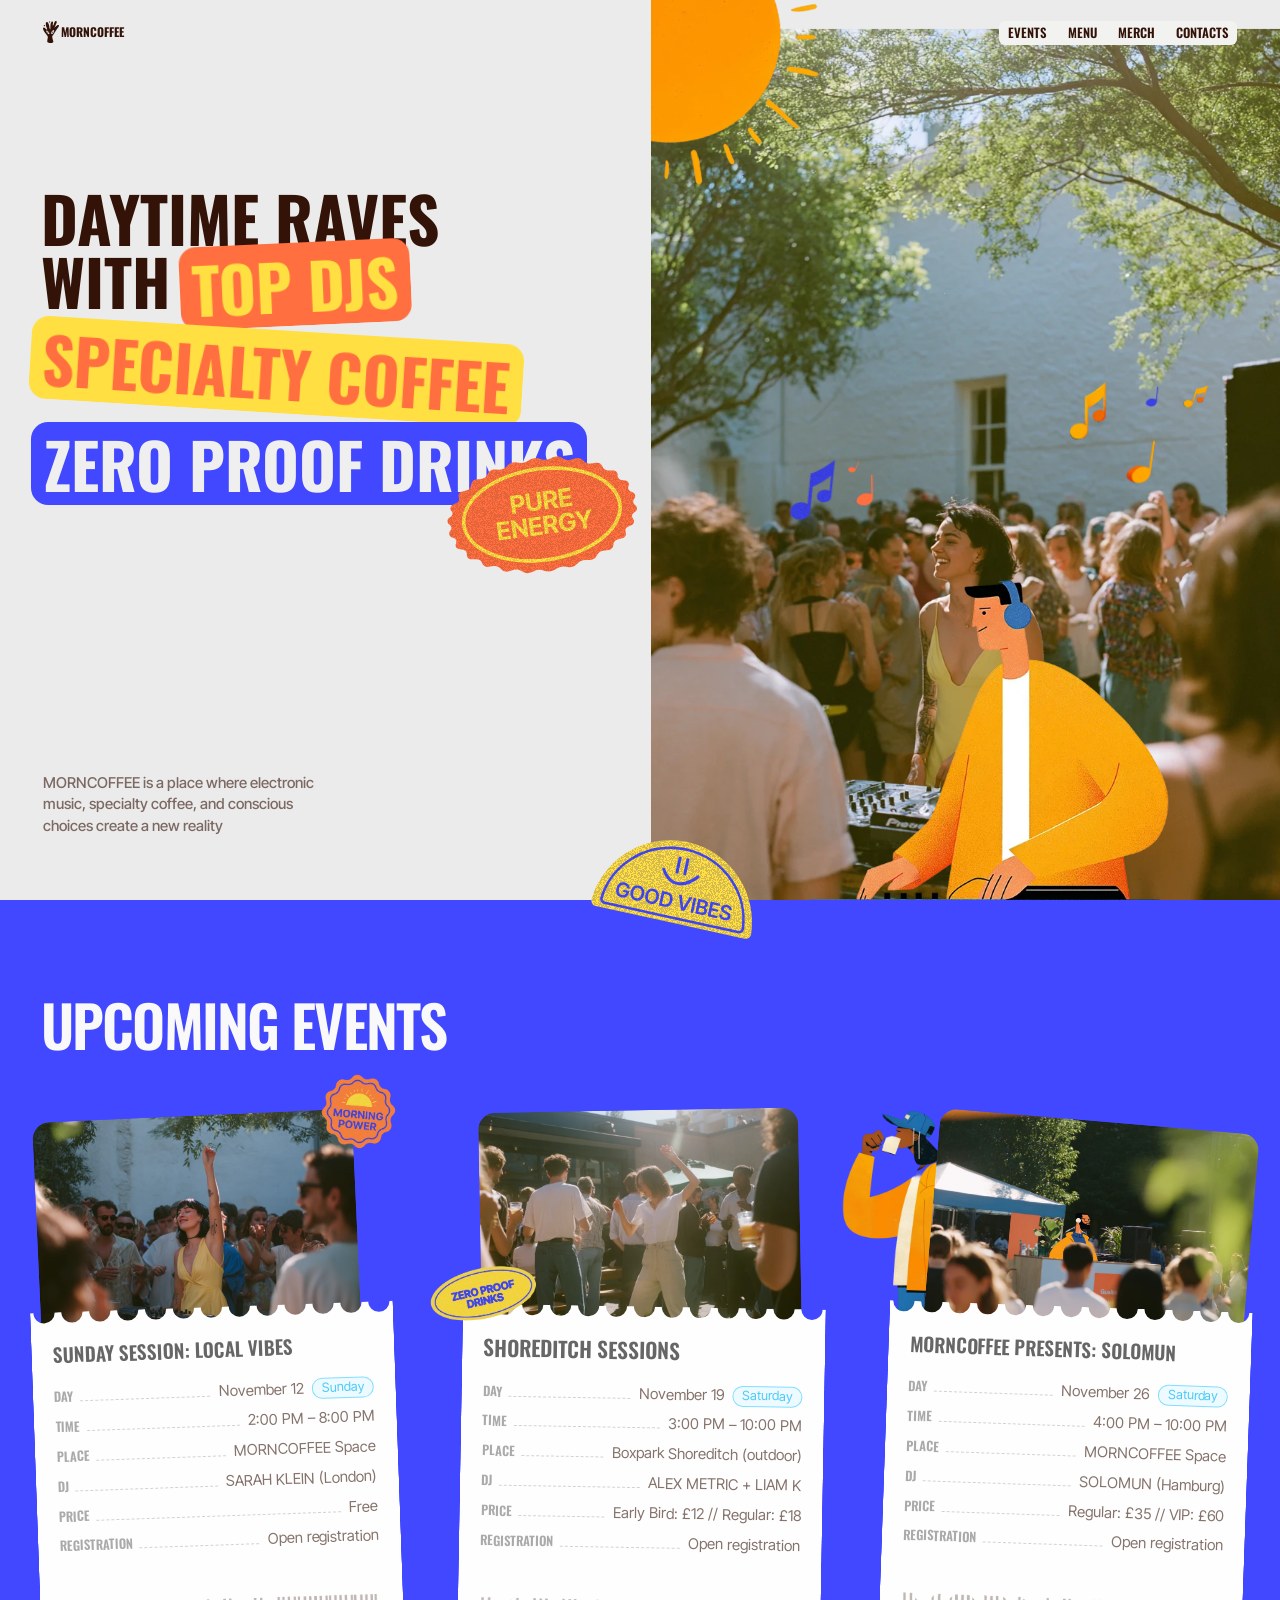
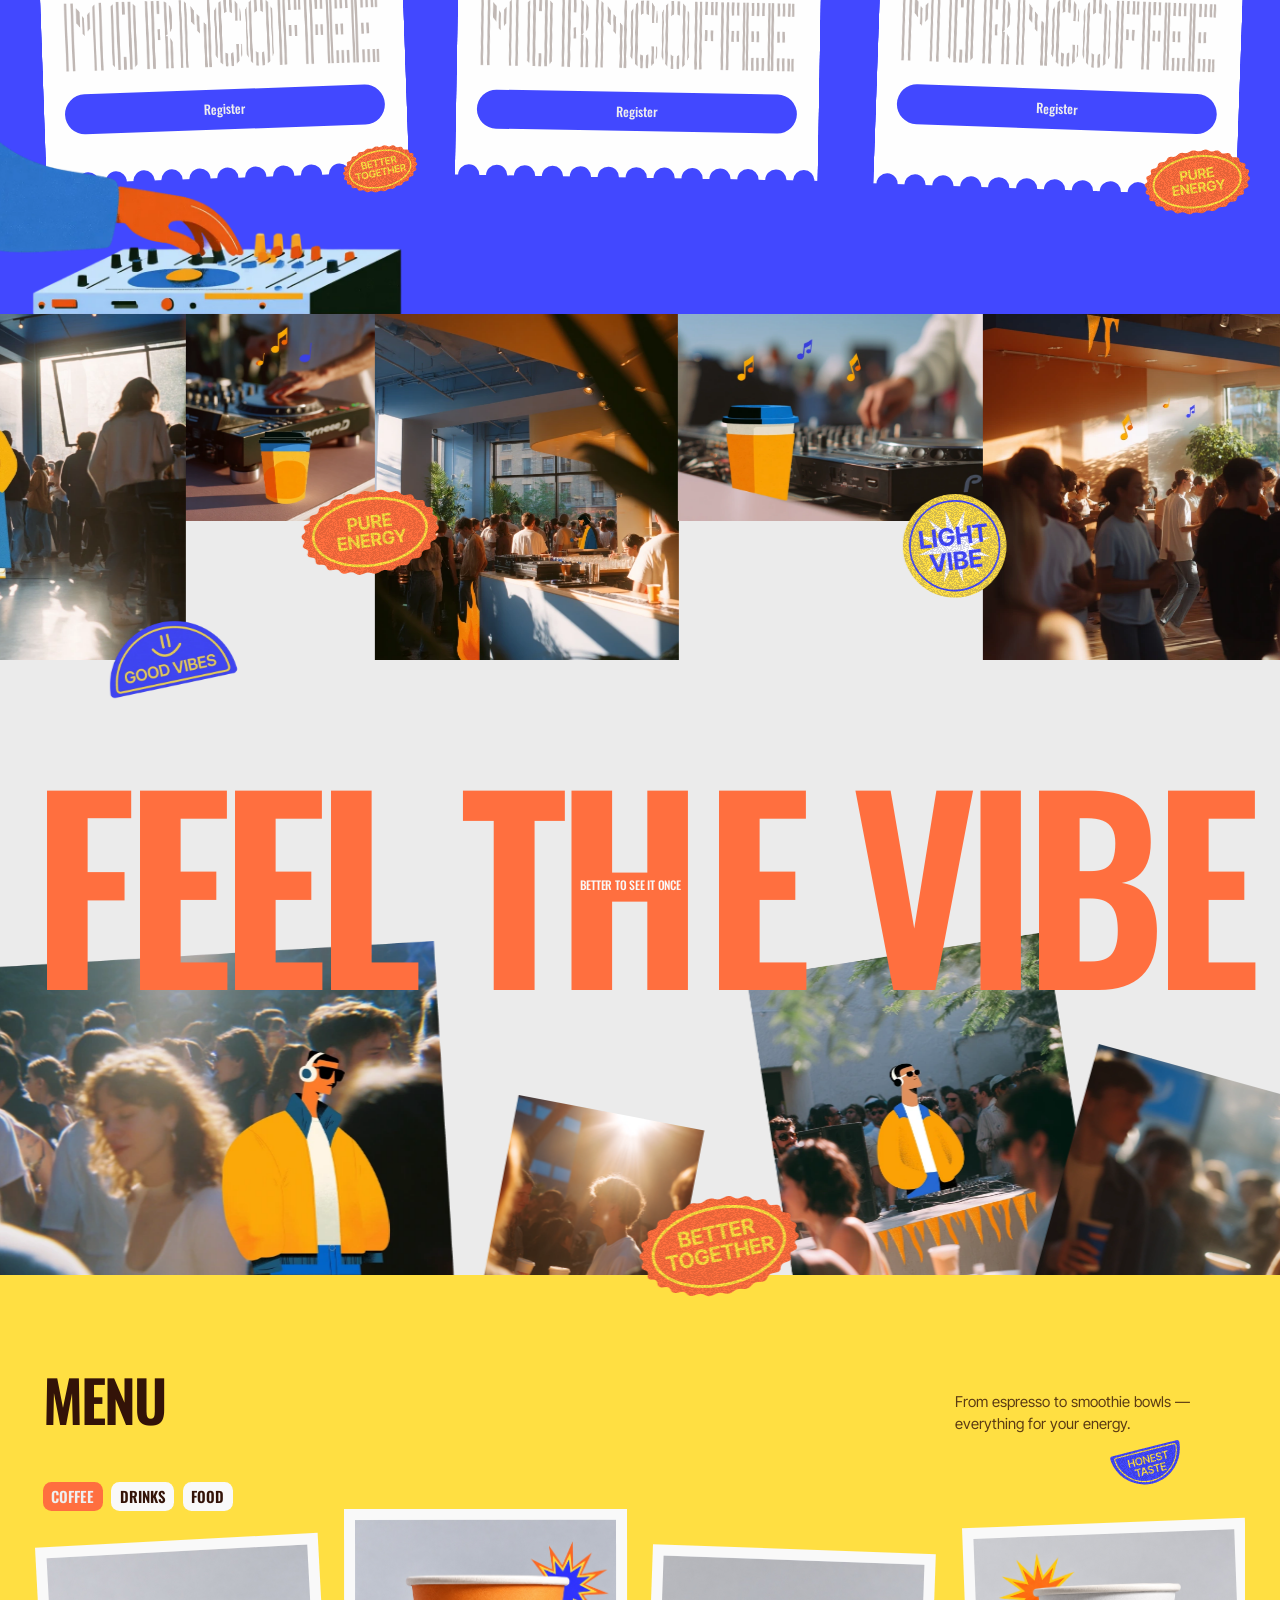
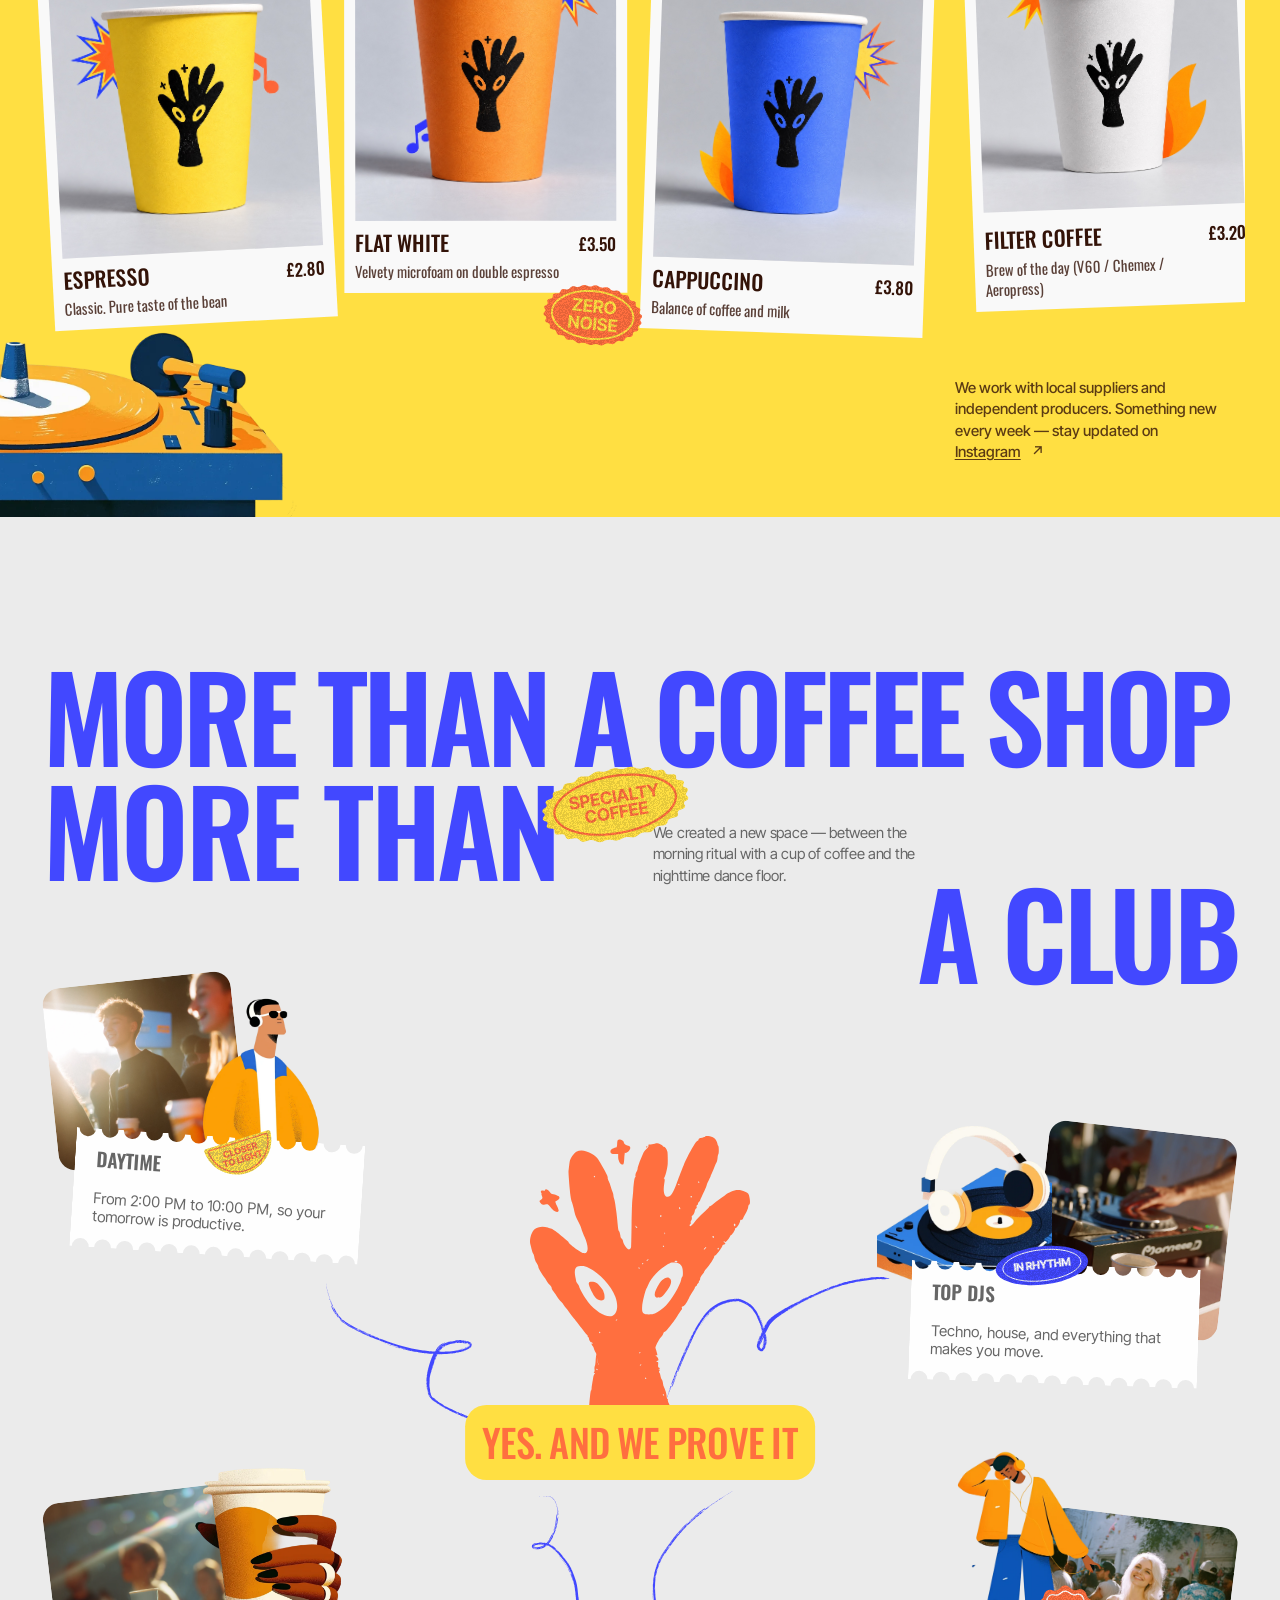
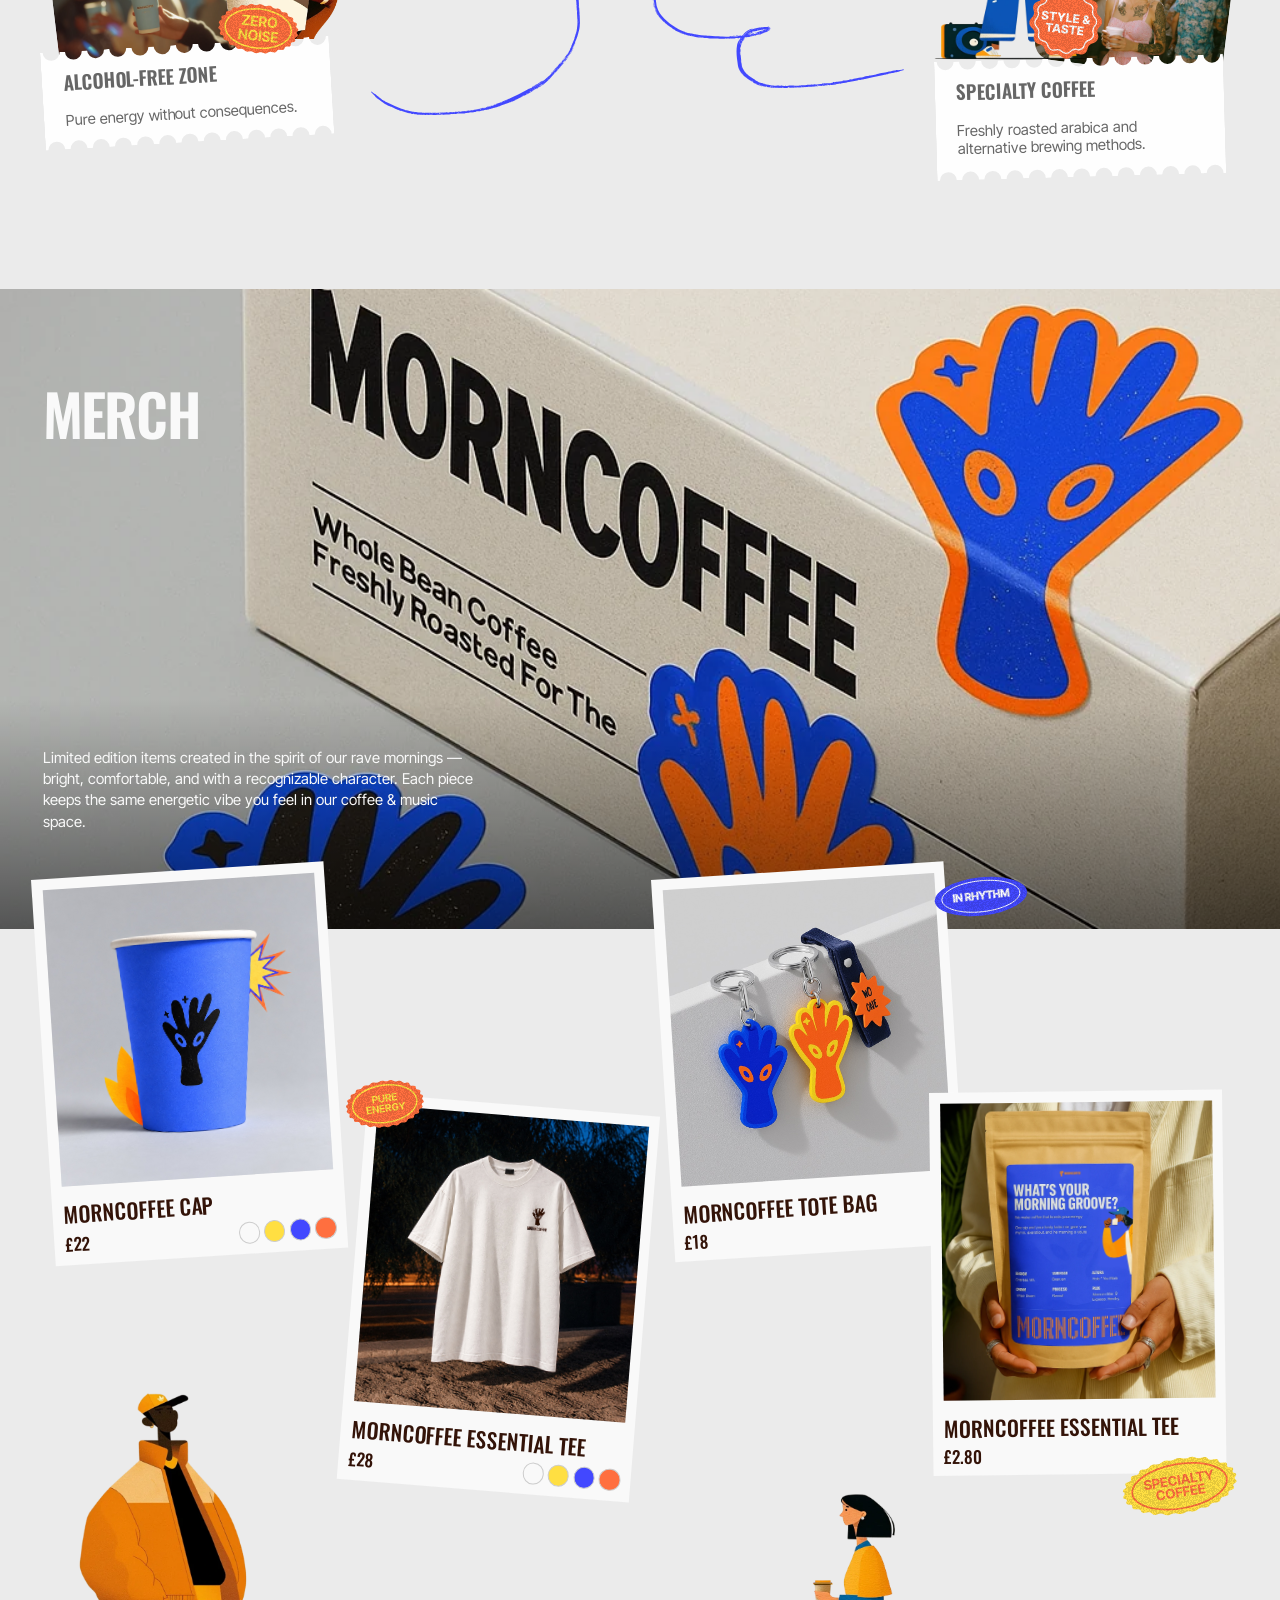
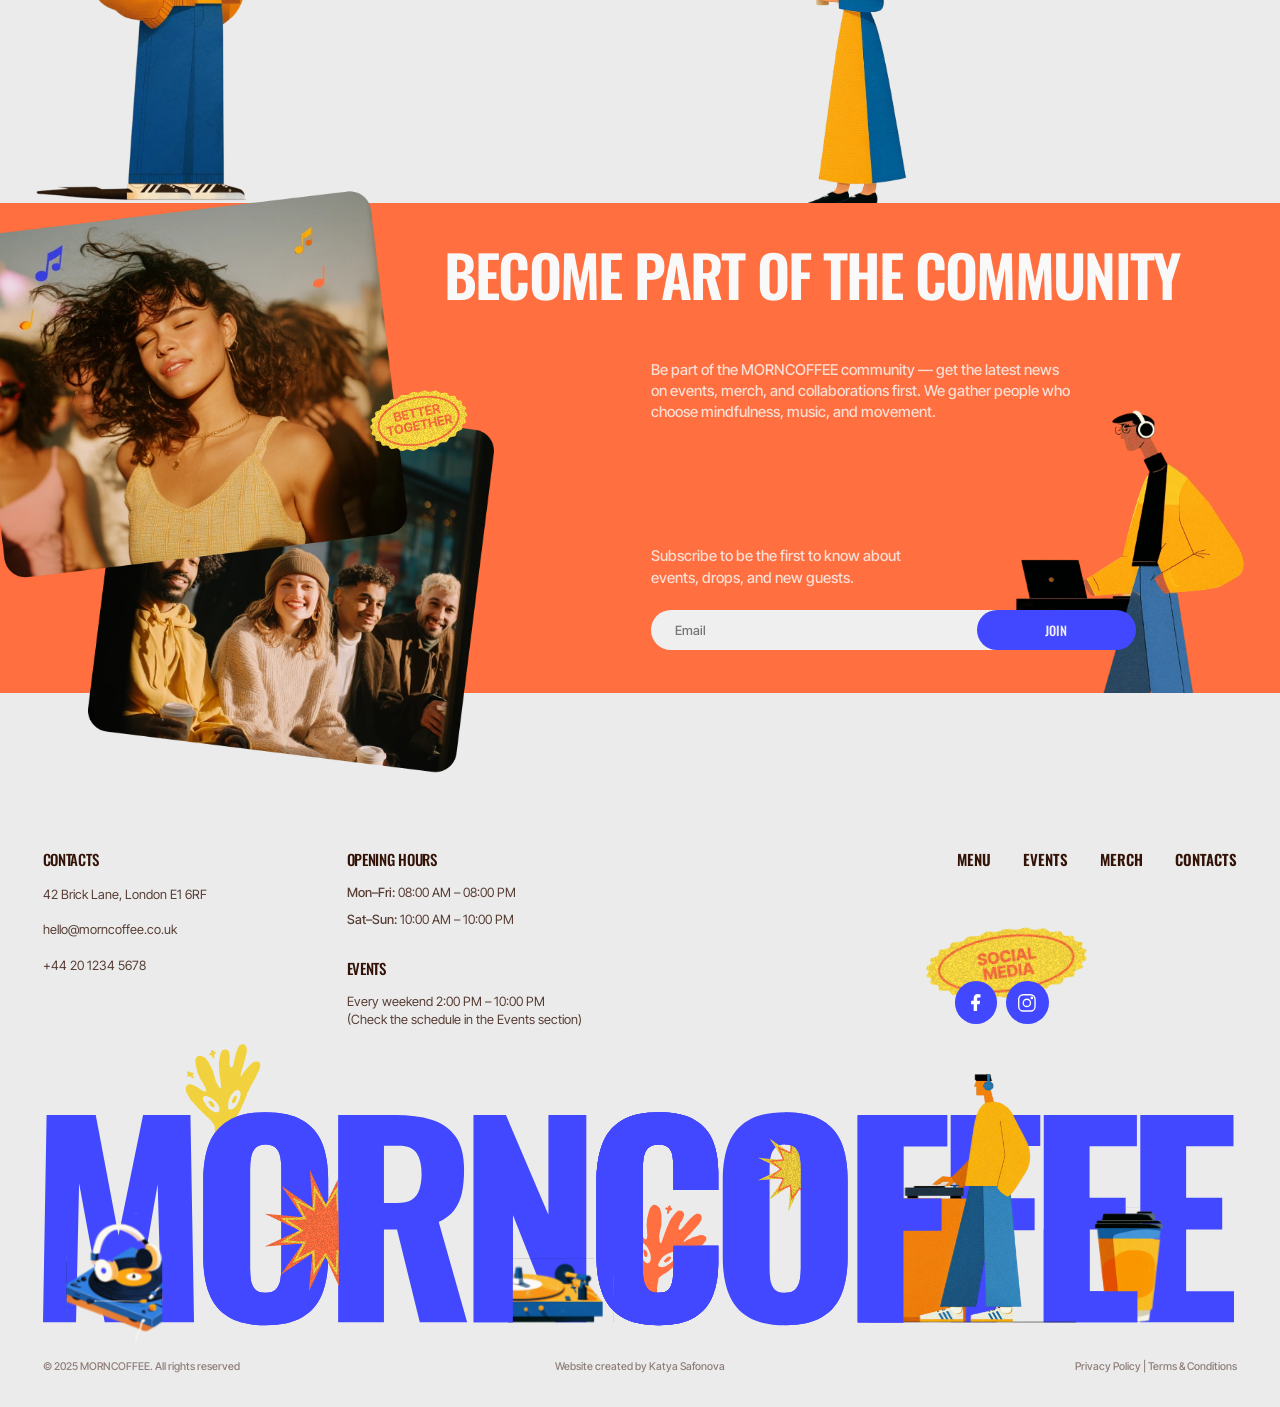
<file: index.html>
<!doctype html>
<html lang="en">
<head>
  <meta charset="utf-8">
  <meta name="viewport" content="width=device-width, initial-scale=1">
  <meta name="theme-color" content="#ebebeb">
  <meta name="description" content="MORNCOFFEE — daytime raves, top DJs, specialty coffee and zero proof drinks.">
  <title>MORNCOFFEE — Daytime raves & specialty coffee</title>
  <link rel="icon" type="image/svg+xml" href="assets/favicon.svg">
  <link rel="preload" href="assets/oswald-bold.woff2" as="font" type="font/woff2" crossorigin>
  <link rel="stylesheet" href="styles.css">
  <link rel="stylesheet" href="events.css">
  <link rel="stylesheet" href="page.css?v=2.3">
  <link rel="stylesheet" href="responsive.css">
  <link rel="stylesheet" href="popups.css">
  <link rel="stylesheet" href="refinements.css">
  <link rel="stylesheet" href="gallery.css?v=2.3">
  <link rel="stylesheet" href="community.css?v=2.3">
  <link rel="stylesheet" href="paper-update.css">
  <link rel="stylesheet" href="interactions.css?v=2.7">
  <link rel="stylesheet" href="catalog.css"><link rel="stylesheet" href="polish.css">
  <link rel="stylesheet" href="mobile-polish.css">
  <link rel="stylesheet" href="motion.css">
  <link rel="stylesheet" href="card-update.css">
</head>
<body id="top">
  <main>
    <section class="hero" aria-labelledby="hero-title">
      <header class="header">
        <a class="brand" href="./" aria-label="MORNCOFFEE home">
          <img src="assets/brand-hand.svg" width="16" height="22" alt="">
          <span>MORNCOFFEE</span>
        </a>
        <nav aria-label="Main navigation">
          <a href="#events">Events</a>
          <a href="#menu">Menu</a>
          <a href="#merch">Merch</a>
          <a href="#contacts">Contacts</a>
        </nav>
      </header>
      <div class="copy">
        <h1 id="hero-title">
          <span class="intro">Daytime raves with</span>
          <span class="label djs">top DJs</span>
          <span class="label specialty">specialty coffee</span>
          <span class="label zero">zero proof drinks</span>
        </h1>
        <img class="flower" src="assets/pure-energy.svg" alt="" width="224" height="156">
        <p class="description">MORNCOFFEE is a place where electronic music, specialty coffee, and conscious choices create a new reality</p>
      </div>
      <div class="collage" role="img" aria-label="An open-air daytime rave with an illustrated DJ, sunshine and colorful stickers">
        <div class="hero-parallax-layer">
        <img class="rave" src="assets/rave.webp" alt="" width="590" height="600" fetchpriority="high">
        <div class="hand"></div>
        <img class="hero-notes" src="assets/hero-notes.webp" width="394" height="140" alt="">
        <img class="coffee" src="assets/coffee.webp" alt="" width="379" height="344">
        </div>
      </div>
      <img class="sticker" src="assets/good-vibes.svg" alt="" width="170" height="110">
    </section>
    <section class="events" id="events" aria-labelledby="events-title">
      <h2 id="events-title">Upcoming events</h2>
      <img class="event-character" src="assets/event-character.webp" alt="" loading="lazy">
      <img class="event-mini-dj" src="assets/event-mini-dj.webp" alt="" loading="lazy">
      <div class="event-cards">
        <article class="event-card event-sunday" aria-labelledby="title-sunday">
          <img class="event-photo" src="assets/event-sunday.webp" alt="Sunday Session: Local Vibes" width="300" height="209" loading="lazy">
          <div class="ticket">
            <h3 id="title-sunday">Sunday Session: Local Vibes</h3>
            <dl class="event-details">
              <div><dt>Day</dt><dd>November 12 <span class="day-badge">Sunday</span></dd></div>
              <div><dt>Time</dt><dd>2:00 PM – 8:00 PM</dd></div>
              <div><dt>Place</dt><dd>MORNCOFFEE Space</dd></div>
              <div><dt>DJ</dt><dd>SARAH KLEIN (London)</dd></div>
              <div><dt>Price</dt><dd>Free</dd></div>
              <div><dt>Registration</dt><dd>Open registration</dd></div>
            </dl>
            <div class="barcode" aria-hidden="true"></div>
            <button class="register" type="button" data-event="sunday" aria-label="Register for Sunday Session: Local Vibes">Register</button>
          </div>
        </article>
        <article class="event-card event-shoreditch" aria-labelledby="title-shoreditch">
          <img class="event-photo" src="assets/event-shoreditch.webp" alt="Shoreditch Sessions" width="300" height="209" loading="lazy">
          <div class="ticket">
            <h3 id="title-shoreditch">Shoreditch Sessions</h3>
            <dl class="event-details">
              <div><dt>Day</dt><dd>November 19 <span class="day-badge">Saturday</span></dd></div>
              <div><dt>Time</dt><dd>3:00 PM – 10:00 PM</dd></div>
              <div><dt>Place</dt><dd>Boxpark Shoreditch (outdoor)</dd></div>
              <div><dt>DJ</dt><dd>ALEX METRIC + LIAM K</dd></div>
              <div><dt>Price</dt><dd>Early Bird: £12 // Regular: £18</dd></div>
              <div><dt>Registration</dt><dd>Open registration</dd></div>
            </dl>
            <div class="barcode" aria-hidden="true"></div>
            <button class="register" type="button" data-event="shoreditch" aria-label="Register for Shoreditch Sessions">Register</button>
          </div>
        </article>
        <article class="event-card event-solomun" aria-labelledby="title-solomun">
          <img class="event-photo" src="assets/event-solomun.webp" alt="MORNCOFFEE Presents: Solomun" width="300" height="209" loading="lazy">
          <div class="ticket">
            <h3 id="title-solomun">MORNCOFFEE Presents: Solomun</h3>
            <dl class="event-details">
              <div><dt>Day</dt><dd>November 26 <span class="day-badge">Saturday</span></dd></div>
              <div><dt>Time</dt><dd>4:00 PM – 10:00 PM</dd></div>
              <div><dt>Place</dt><dd>MORNCOFFEE Space</dd></div>
              <div><dt>DJ</dt><dd>SOLOMUN (Hamburg)</dd></div>
              <div><dt>Price</dt><dd>Regular: £35 // VIP: £60</dd></div>
              <div><dt>Registration</dt><dd>Open registration</dd></div>
            </dl>
            <div class="barcode" aria-hidden="true"></div>
            <button class="register" type="button" data-event="solomun" aria-label="Register for MORNCOFFEE Presents: Solomun">Register</button>
          </div>
        </article>
      </div>
      <span class="event-sticker morning original-decal" aria-hidden="true"><img src="assets/event-morning.webp" alt="" loading="lazy"></span>
      <span class="event-sticker proof original-decal" aria-hidden="true"><img src="assets/event-proof.webp" alt="" loading="lazy"></span>
      <span class="original-decal event-sticker together" aria-hidden="true"><img src="assets/better-together.svg" alt="" loading="lazy"></span>
      <span class="original-decal event-sticker energy" aria-hidden="true"><img src="assets/pure-energy.svg" alt="" loading="lazy"></span>
      <div class="event-turntable" aria-hidden="true"></div>
    </section>
<section class="vibe canvas-section" id="vibe" aria-labelledby="vibe-title"><div class="vibe-ribbon vibe-ribbon-top" aria-hidden="true"><div class="vibe-track"><div class="vibe-set"><img src="assets/vibe-top-left.webp" alt="" loading="lazy" style="--x:0.00000cqw;--y:0.00000cqw;--w:20.33333cqw;--h:27.00000cqw" ><img src="assets/vibe-top-coffee.webp" alt="" loading="lazy" style="--x:20.33333cqw;--y:0.00000cqw;--w:14.75000cqw;--h:16.16667cqw" ><img src="assets/vibe-top-room.webp" alt="" loading="lazy" style="--x:35.08333cqw;--y:0.00000cqw;--w:23.75000cqw;--h:27.00000cqw" ><img src="assets/vibe-top-deck.webp" alt="" loading="lazy" style="--x:58.75000cqw;--y:0.00000cqw;--w:23.83333cqw;--h:16.16667cqw" ><img src="assets/vibe-top-party.webp" alt="" loading="lazy" style="--x:82.58333cqw;--y:0.00000cqw;--w:25.41667cqw;--h:27.00000cqw" ><img src="assets/vibe-good.webp" alt="" loading="lazy" style="--x:13.33333cqw;--y:22.91667cqw;--w:11.08333cqw;--h:7.25000cqw" ><img src="assets/pure-energy.svg" alt="" loading="lazy" style="--x:28.00000cqw;--y:11.83333cqw;--w:13.50000cqw;--h:10.50000cqw" ><img src="assets/light-vibe.svg" alt="" loading="lazy" style="--x:76.33333cqw;--y:14.08333cqw;--w:8.08333cqw;--h:8.08333cqw" ></div><div class="vibe-set"><img src="assets/vibe-top-left.webp" alt="" loading="lazy" style="--x:0.00000cqw;--y:0.00000cqw;--w:20.33333cqw;--h:27.00000cqw" ><img src="assets/vibe-top-coffee.webp" alt="" loading="lazy" style="--x:20.33333cqw;--y:0.00000cqw;--w:14.75000cqw;--h:16.16667cqw" ><img src="assets/vibe-top-room.webp" alt="" loading="lazy" style="--x:35.08333cqw;--y:0.00000cqw;--w:23.75000cqw;--h:27.00000cqw" ><img src="assets/vibe-top-deck.webp" alt="" loading="lazy" style="--x:58.75000cqw;--y:0.00000cqw;--w:23.83333cqw;--h:16.16667cqw" ><img src="assets/vibe-top-party.webp" alt="" loading="lazy" style="--x:82.58333cqw;--y:0.00000cqw;--w:25.41667cqw;--h:27.00000cqw" ><img src="assets/vibe-good.webp" alt="" loading="lazy" style="--x:13.33333cqw;--y:22.91667cqw;--w:11.08333cqw;--h:7.25000cqw" ><img src="assets/pure-energy.svg" alt="" loading="lazy" style="--x:28.00000cqw;--y:11.83333cqw;--w:13.50000cqw;--h:10.50000cqw" ><img src="assets/light-vibe.svg" alt="" loading="lazy" style="--x:76.33333cqw;--y:14.08333cqw;--w:8.08333cqw;--h:8.08333cqw" ></div></div></div><h2 id="vibe-title" aria-label="Feel the vibe">Feel t<span class="vibe-h">h<span class="vibe-caption" aria-hidden="true">Better to see it once</span></span>e vibe</h2><div class="vibe-ribbon vibe-ribbon-bottom" aria-hidden="true"><div class="vibe-track"><div class="vibe-set"><img src="assets/vibe-bottom-crowd.webp" alt="" loading="lazy" style="--x:0.00000cqw;--y:0.66667cqw;--w:44.88889cqw;--h:29.77992cqw" ><img src="assets/vibe-bottom-middle.webp" alt="" loading="lazy" style="--x:49.85417cqw;--y:12.75000cqw;--w:14.75000cqw;--h:19.16667cqw" class="tilt-middle"><img src="assets/vibe-bottom-dj.webp" alt="" loading="lazy" style="--x:67.66667cqw;--y:0.00000cqw;--w:27.51725cqw;--h:30.30158cqw" ><img src="assets/vibe-edge.webp" alt="" loading="lazy" style="--x:95.14058cqw;--y:8.75000cqw;--w:23.75000cqw;--h:22.50000cqw" class="tilt-edge"><img src="assets/better-together.svg" alt="" loading="lazy" style="--x:57.50000cqw;--y:18.75000cqw;--w:16.00000cqw;--h:11.66667cqw" ></div><div class="vibe-set"><img src="assets/vibe-bottom-crowd.webp" alt="" loading="lazy" style="--x:0.00000cqw;--y:0.66667cqw;--w:44.88889cqw;--h:29.77992cqw" ><img src="assets/vibe-bottom-middle.webp" alt="" loading="lazy" style="--x:49.85417cqw;--y:12.75000cqw;--w:14.75000cqw;--h:19.16667cqw" class="tilt-middle"><img src="assets/vibe-bottom-dj.webp" alt="" loading="lazy" style="--x:67.66667cqw;--y:0.00000cqw;--w:27.51725cqw;--h:30.30158cqw" ><img src="assets/vibe-edge.webp" alt="" loading="lazy" style="--x:95.14058cqw;--y:8.75000cqw;--w:23.75000cqw;--h:22.50000cqw" class="tilt-edge"><img src="assets/better-together.svg" alt="" loading="lazy" style="--x:57.50000cqw;--y:18.75000cqw;--w:16.00000cqw;--h:11.66667cqw" ></div></div></div><button class="vibe-motion" type="button" aria-label="Pause photo animation" aria-pressed="false"><span aria-hidden="true">Ⅱ</span></button></section>
<section class="menu-section canvas-section" id="menu" aria-labelledby="menu-title">
<h2 class="section-title" id="menu-title">Menu</h2>
<p class="menu-intro">From espresso to smoothie bowls — everything for your energy.</p>
<div class="menu-tabs" role="tablist" aria-label="Menu categories">
<button id="tab-coffee" role="tab" aria-selected="true" aria-controls="menu-coffee" data-category="coffee">Coffee</button>
<button id="tab-drinks" role="tab" aria-selected="false" aria-controls="menu-drinks" tabindex="-1" data-category="drinks">Drinks</button>
<button id="tab-food" role="tab" aria-selected="false" aria-controls="menu-food" tabindex="-1" data-category="food">Food</button>
</div><div class="menu-grid" id="menu-coffee" role="tabpanel" aria-labelledby="tab-coffee"><article class="menu-card"><div class="menu-photo espresso" role="img" aria-label="Espresso" style="background-image:url(assets/paper-espresso.webp)"></div><h3>Espresso</h3><p>Classic. Pure taste of the bean.</p><span class="price">£2.80</span></article><article class="menu-card"><div class="menu-photo flat-white" role="img" aria-label="Flat White" style="background-image:url(assets/paper-flat-white.webp)"></div><h3>Flat White</h3><p>Velvety microfoam on double espresso.</p><span class="price">£3.50</span></article><article class="menu-card"><div class="menu-photo cappuccino" role="img" aria-label="Cappuccino" style="background-image:url(assets/paper-cappuccino.webp)"></div><h3>Cappuccino</h3><p>Balance of coffee and milk.</p><span class="price">£3.80</span></article><article class="menu-card"><div class="menu-photo filter" role="img" aria-label="Filter Coffee" style="background-image:url(assets/paper-filter.webp)"></div><h3>Filter Coffee</h3><p>Brew of the day (V60 / Chemex / Aeropress)</p><span class="price">£3.20</span></article></div><div class="menu-empty" id="menu-drinks" role="tabpanel" aria-labelledby="tab-drinks" hidden><h3>Zero proof drinks</h3><p>Drinks menu coming soon.</p></div><div class="menu-empty" id="menu-food" role="tabpanel" aria-labelledby="tab-food" hidden><h3>Food</h3><p>Food menu coming soon.</p></div>
<p class="menu-note">We work with local suppliers and independent producers. Something new every week — stay updated on <a class="instagram-link" href="#"><span class="instagram-name">Instagram</span> <span class="instagram-arrow" aria-hidden="true">↗</span></a></p><img class="art-layer menu-illustration ornament" src="assets/character-menu.webp" alt="" loading="lazy" style="--x:-1.50000cqw;--y:50.08333cqw;--w:26.33333cqw;--h:15.91667cqw;--r:0deg"><span class="original-decal decal art-layer " aria-hidden="true" style="--x:85.50000cqw;--y:12.83333cqw;--w:8.41667cqw;--h:4.16667cqw;--r:-14deg"><img src="assets/honest-taste.svg" alt="" loading="lazy"></span><span class="original-decal decal art-layer orange coffee-only-decal" aria-hidden="true" style="--x:41.08333cqw;--y:46.83333cqw;--w:10.50000cqw;--h:6.41667cqw;--r:6deg"><img src="assets/zero-noise.svg" alt="" loading="lazy"></span></section>
<section class="about canvas-section" id="about" aria-labelledby="about-title">
<h2 id="about-title"><span>More than a coffee shop</span><span>More than</span><span>a club</span></h2>
<p class="about-intro">We created a new space — between the morning ritual with a cup of coffee and the nighttime dance floor.</p>
<img class="mobile-about-line mobile-about-line-1" src="assets/mobile-line-1.svg" alt="" aria-hidden="true" loading="lazy"><img class="mobile-about-line mobile-about-line-2" src="assets/mobile-line-2.svg" alt="" aria-hidden="true" loading="lazy"><img class="mobile-about-line mobile-about-line-3" src="assets/mobile-line-3.svg" alt="" aria-hidden="true" loading="lazy"><img class="mobile-about-line mobile-about-line-4" src="assets/mobile-line-4.svg" alt="" aria-hidden="true" loading="lazy"><div class="mascot"><img src="assets/mascot.svg" width="206" height="284" alt=""></div><img class="art-layer mascot-limb" src="assets/about-arm-right.svg" alt="" loading="lazy" style="--x:51.775065104166664cqw;--y:59.3701171875cqw;--w:17.758463541666668cqw;--h:10.536295572916666cqw"><img class="art-layer mascot-limb" src="assets/about-leg-right.svg" alt="" loading="lazy" style="--x:50.902994791666664cqw;--y:75.98014322916667cqw;--w:19.7431640625cqw;--h:15.4892578125cqw"><img class="art-layer mascot-limb" src="assets/about-arm-left.svg" alt="" loading="lazy" style="--x:25.4599609375cqw;--y:59.754069010416664cqw;--w:15.036458333333334cqw;--h:11.307454427083334cqw"><img class="art-layer mascot-limb" src="assets/about-leg-left.svg" alt="" loading="lazy" style="--x:29.0185546875cqw;--y:76.45458984375cqw;--w:16.370442708333332cqw;--h:17.182942708333332cqw">
<p class="about-proof">Yes. And we prove it</p><img class="art-layer about-image day-image photo" src="assets/about-day.webp" alt="" loading="lazy" style="--x:3.16667cqw;--y:36.97417cqw;--w:14.75000cqw;--h:14.26500cqw;--r:-6.06deg"><img class="art-layer ornament" src="assets/character-cup.webp" alt="" loading="lazy" style="--x:14.33333cqw;--y:35.50000cqw;--w:12.11333cqw;--h:16.08167cqw;--r:0deg"><img class="art-layer about-image dj-image photo" src="assets/vibe-coffee.webp" alt="" loading="lazy" style="--x:82.13500cqw;--y:47.00000cqw;--w:14.75000cqw;--h:15.84000cqw;--r:6.53deg"><img class="art-layer ornament" src="assets/character-music.webp" alt="" loading="lazy" style="--x:68.50000cqw;--y:46.08333cqw;--w:13.66667cqw;--h:18.16667cqw;--r:0deg"><img class="art-layer about-image drink-image photo" src="assets/about-drink.webp" alt="" loading="lazy" style="--x:3.16667cqw;--y:77.16833cqw;--w:14.75000cqw;--h:14.26500cqw;--r:-6.82deg"><img class="art-layer ornament" src="assets/character-drink.webp" alt="" loading="lazy" style="--x:14.50000cqw;--y:73.41667cqw;--w:13.50000cqw;--h:14.25000cqw;--r:0deg"><img class="art-layer about-image coffee-image photo" src="assets/about-coffee.webp" alt="" loading="lazy" style="--x:82.22167cqw;--y:77.25000cqw;--w:14.75000cqw;--h:11.95167cqw;--r:7.07deg"><img class="art-layer ornament" src="assets/character-coffee.webp" alt="" loading="lazy" style="--x:72.33333cqw;--y:71.33333cqw;--w:14.50000cqw;--h:19.16667cqw;--r:0deg"><article class="about-card about-day"><h3>Daytime</h3><p>From 2:00 PM to 10:00 PM, so your tomorrow is productive.</p></article><article class="about-card about-djs"><h3>Top DJs</h3><p>Techno, house, and everything that makes you move.</p></article><article class="about-card about-drink"><h3>Alcohol-free zone</h3><p>Pure energy without consequences.</p></article><article class="about-card about-coffee"><h3>Specialty coffee</h3><p>Freshly roasted arabica and alternative brewing methods.</p></article><span class="original-decal decal art-layer " aria-hidden="true" style="--x:40.50000cqw;--y:18.83333cqw;--w:15.41667cqw;--h:7.66667cqw;--r:-6deg"><img src="assets/specialty-coffee.svg" alt="" loading="lazy"></span><span class="original-decal decal art-layer " aria-hidden="true" style="--x:76.58333cqw;--y:56.33333cqw;--w:9.75000cqw;--h:4.75000cqw;--r:-6deg"><img src="assets/in-rhythm.svg" alt="" loading="lazy"></span><span class="original-decal decal art-layer " aria-hidden="true" style="--x:14.66667cqw;--y:47.83333cqw;--w:8.50000cqw;--h:4.25000cqw;--r:-17deg"><img src="assets/closer-to-light.svg" alt="" loading="lazy"></span><span class="original-decal decal art-layer orange" aria-hidden="true" style="--x:15.91667cqw;--y:84.25000cqw;--w:8.58333cqw;--h:5.25000cqw;--r:6deg"><img src="assets/zero-noise.svg" alt="" loading="lazy"></span><span class="original-decal decal art-layer round" aria-hidden="true" style="--x:78.75000cqw;--y:81.83333cqw;--w:9.08333cqw;--h:9.08333cqw;--r:13deg"><img src="assets/style-taste.svg" alt="" loading="lazy"></span></section>
<section class="merch canvas-section" id="merch" aria-labelledby="merch-title">
<div class="merch-cover"></div><h2 class="section-title" id="merch-title">Merch</h2>
<p class="merch-intro">Limited edition items created in the spirit of our rave mornings — bright, comfortable, and with a recognizable character. Each piece keeps the same energetic vibe you feel in our coffee &amp; music space.</p>
<div class="merch-grid"><article class="product cap-white"><button class="product-view" data-product="cap-white" aria-label="View MORNCOFFEE Cap"><span class="product-photo" style="background-image:url(assets/cap-white.webp)"></span><h3>MORNCOFFEE Cap</h3></button><div class="product-meta"><span>£22</span><span class="swatches" aria-label="Available colors"><span class="swatch brown" title="Brown"></span><span class="swatch blue" title="Blue"></span><span class="swatch orange" title="Orange"></span></span></div></article><article class="product tote"><button class="product-view" data-product="tote" aria-label="View MORNCOFFEE Tote Bag"><span class="product-photo" style="background-image:url(assets/tote.webp)"></span><h3>MORNCOFFEE Tote Bag</h3></button><div class="product-meta"><span>£18</span></div></article><article class="product cap-blue"><button class="product-view" data-product="cap-blue" aria-label="View MORNCOFFEE Cap"><span class="product-photo" style="background-image:url(assets/shirt-white-front.jpg)"></span><h3>MORNCOFFEE Cap</h3></button><div class="product-meta"><span>£28</span><span class="swatches" aria-label="Available colors"><span class="swatch brown" title="Brown"></span><span class="swatch blue" title="Blue"></span><span class="swatch orange" title="Orange"></span></span></div></article><article class="product tee"><button class="product-view" data-product="tee" aria-label="View MORNCOFFEE Essential Tee"><span class="product-photo" style="background-image:url(assets/tee.webp)"></span><h3>MORNCOFFEE Essential Tee</h3></button><div class="product-meta"><span>£2.80</span></div></article></div><img class="art-layer ornament merch-figure-left" src="assets/merch-man.webp" alt="" loading="lazy" style="--x:0.33333cqw;--y:74.16667cqw;--w:26.16667cqw;--h:33.58333cqw;--r:0deg"><img class="art-layer ornament merch-figure-right" src="assets/merch-woman.webp" alt="" loading="lazy" style="--x:55.25000cqw;--y:79.16667cqw;--w:24.08333cqw;--h:28.58333cqw;--r:0deg"><span class="original-decal decal art-layer orange" aria-hidden="true" style="--x:25.75000cqw;--y:61.00000cqw;--w:8.66667cqw;--h:5.33333cqw;--r:-11deg"><img src="assets/pure-energy.svg" alt="" loading="lazy"></span><span class="original-decal decal art-layer " aria-hidden="true" style="--x:71.83333cqw;--y:45.33333cqw;--w:9.75000cqw;--h:4.75000cqw;--r:-6deg"><img src="assets/in-rhythm.svg" alt="" loading="lazy"></span><span class="original-decal decal art-layer " aria-hidden="true" style="--x:86.25000cqw;--y:90.66667cqw;--w:12.08333cqw;--h:6.00000cqw;--r:-6deg"><img src="assets/specialty-coffee.svg" alt="" loading="lazy"></span></section>
<section class="community canvas-section" id="community" aria-labelledby="community-title">
<h2 class="section-title" id="community-title">Become part of the community</h2>
<p class="community-copy"><span>Be part of the MORNCOFFEE community — get the latest news on events, merch, and collaborations first.</span> <span>We gather people who choose mindfulness, music, and movement.</span> <span class="mobile-community-line">All the most interesting updates are in our newsletter and social media.</span></p>
<img class="community-person" src="assets/community-person.webp" width="289" height="293" alt="" loading="lazy">
<div class="signup"><p>Subscribe to be the first to know about events, drops, and new guests.</p><form id="newsletter"><label class="sr-only" for="email">Email</label><input id="email" name="email" type="email" placeholder="Email" autocomplete="email" required><button type="submit">Join</button></form><p class="form-status" id="newsletter-status" role="status"></p></div><img class="art-layer community-photo community-photo-front" src="assets/community-photo-notes.webp" width="578" height="551" alt="" loading="lazy" style="--x:0cqw;--y:-2.5cqw;--w:32.06803cqw;--h:30.58301cqw"><img class="art-layer community-photo community-photo-back" src="assets/community-group.webp" width="571" height="540" alt="" loading="lazy" style="--x:6.85872cqw;--y:15.44206cqw;--w:31.71484cqw;--h:29.97607cqw"><span class="original-decal decal art-layer " aria-hidden="true" style="--x:27.91667cqw;--y:15.24667cqw;--w:8.66667cqw;--h:5.41667cqw;--r:-12deg"><img src="assets/better-together-yellow.svg" alt="" loading="lazy"></span></section>
<footer class="footer canvas-section" id="contacts">
<div class="footer-contact"><h2>Contacts</h2><address><span>42 Brick Lane, London E1 6RF</span><a href="mailto:hello@morncoffee.co.uk">hello@morncoffee.co.uk</a><a href="tel:+442012345678">+44 20 1234 5678</a></address></div>
<div class="footer-hours"><h2>Opening hours</h2><p><span><b>Mon–Fri:</b> 08:00 AM – 08:00 PM</span><span><b>Sat–Sun:</b> 10:00 AM – 10:00 PM</span></p><h2>Events</h2><p>Every weekend 2:00 PM – 10:00 PM<br><a href="#events">(Check the schedule in the Events section)</a></p></div>
<nav class="footer-nav" aria-label="Footer navigation"><a href="#menu">Menu</a><a href="#events">Events</a><a href="#merch">Merch</a><a href="#contacts">Contacts</a></nav>
<div class="social-block"><span class="social-label"><img src="assets/social-media.svg" alt="Social media" width="169" height="72" loading="lazy"></span><div class="social-buttons"><button data-social="Facebook" aria-label="Facebook"><svg class="facebook-icon" viewBox="7 1 11 20" aria-hidden="true"><path d="M14 21v-8h3l.5-4H14V7c0-1.2.4-2 2-2h2V1.4A26 26 0 0 0 15 1c-3 0-5 1.8-5 5v3H7v4h3v8z"/></svg></button><button data-social="Instagram" aria-label="Instagram"><svg viewBox="0 0 24 24" aria-hidden="true"><rect x="3" y="3" width="18" height="18" rx="5"/><circle cx="12" cy="12" r="4"/><circle cx="17.5" cy="6.5" r=".7"/></svg></button></div></div>
<div class="footer-wordmark"><picture><img src="assets/footer-logo-figma.svg" width="1117" height="321" alt="MORNCOFFEE" loading="lazy"></picture></div><img class="art-layer footer-character ornament" src="assets/character-music.webp" alt="" loading="lazy" style="--x:5.16667cqw;--y:42.16667cqw;--w:7.50000cqw;--h:10.00000cqw;--r:0deg"><img class="art-layer footer-character ornament" src="assets/character-menu.webp" alt="" loading="lazy" style="--x:39.66667cqw;--y:45.66667cqw;--w:8.28583cqw;--h:5.00000cqw;--r:0deg"><img class="art-layer footer-character ornament" src="assets/character-dance.webp" alt="" loading="lazy" style="--x:65.75000cqw;--y:27.41667cqw;--w:20.16667cqw;--h:26.75000cqw;--r:0deg"><img class="art-layer footer-character ornament" src="assets/footer-person.webp" alt="" loading="lazy" style="--x:85.41667cqw;--y:41.66667cqw;--w:5.50000cqw;--h:9.00000cqw;--r:0deg"><div class="footer-legal"><span>© 2025 MORNCOFFEE. All rights reserved</span><a class="footer-credit" href="https://t.me/designshkatulka/" target="_blank" rel="noopener noreferrer">Website created by Katya Safonova</a><span><button data-legal="Privacy Policy">Privacy Policy</button> | <button data-legal="Terms &amp; Conditions">Terms &amp; Conditions</button></span></div></footer>
  </main>
  <dialog aria-labelledby="panel-title">
    <button class="close" aria-label="Close" type="button">×</button>
    <h2 id="panel-title"></h2>
    <div id="panel-content"></div>
  </dialog>
  <script src="content.js"></script>
  <script src="script.js?v=3.0"></script>
  <script src="motion.js"></script>
</body>
</html>
</file>
<file: styles.css>
@font-face{font-family:Oswald;src:url('assets/oswald-bold.woff2') format('woff2');font-weight:700;font-display:swap}
@font-face{font-family:'Inter Tight';src:url('assets/inter-tight-medium.woff2') format('woff2');font-weight:500;font-display:swap}
:root{color-scheme:light;--paper:#ebebeb;--ink:#331308;--orange:#ff6f3f;--yellow:#ffdf42;--blue:#4248ff}
*{box-sizing:border-box}body{margin:0;background:var(--paper);color:var(--ink);font-family:'Inter Tight',sans-serif}button,a{-webkit-tap-highlight-color:transparent}button{cursor:pointer}a{color:inherit}button:focus-visible,a:focus-visible{outline:3px solid var(--orange);outline-offset:5px}
.hero{position:relative;width:100%;container-type:inline-size;min-height:50vw;background:var(--paper);isolation:isolate}
.header{position:absolute;inset:0 0 auto;z-index:3;display:flex;align-items:center;justify-content:space-between;padding:1.66667cqw 3.33333cqw}
.brand{display:flex;gap:.16667cqw;align-items:center;text-decoration:none;font-family:Oswald,sans-serif;font-weight:700;font-size:1cqw;line-height:1.4}.brand svg{width:1.33333cqw;height:1.83333cqw}
nav{display:flex;gap:1.66667cqw;padding:.16667cqw .66667cqw;border-radius:.5cqw;background:#f2f2f0}nav button{border:0;padding:0;background:none;font:700 1cqw/1.4 Oswald,sans-serif;text-transform:uppercase;color:var(--ink)}nav button:hover{color:var(--blue)}
.copy{position:relative;width:50.83333cqw;height:50cqw}h1{margin:0;font-family:Oswald,sans-serif;font-weight:700;font-size:4.93cqw;line-height:1;text-transform:uppercase}.intro{position:absolute;left:3.21875cqw;top:6.3525cqw;width:35.7092cqw;line-height:1}.label{position:absolute;display:block;white-space:nowrap;padding:.76583cqw .9575cqw;border-radius:1.34029cqw;transform-origin:0 0}.djs{left:13.93917cqw;top:11.20083cqw;transform:rotate(-2.58deg);color:var(--yellow);background:var(--orange)}.specialty{left:2.57917cqw;top:16.4725cqw;transform:rotate(3.52deg);color:var(--orange);background:var(--yellow)}.zero{left:2.45167cqw;top:24.82917cqw;color:#efefef;background:var(--blue)}
.flower{position:absolute;left:34.5cqw;top:27cqw;width:16.33333cqw;height:11.91667cqw;object-fit:cover}.description{position:absolute;left:3.33333cqw;top:41.75cqw;width:23.16667cqw;margin:0;font-size:1.16667cqw;line-height:1.42857;font-weight:500;opacity:.6}
.collage{position:absolute;left:50.83333cqw;top:0;width:49.16667cqw;height:50cqw;overflow:hidden}.rave{position:absolute;inset:0;width:100%;height:100%;object-fit:cover}.coffee{position:absolute;left:12.08333cqw;top:21.33333cqw;width:31.58333cqw;height:28.66667cqw;object-fit:cover}.hand{position:absolute;left:12.48667cqw;top:-15.33333cqw;width:25.91667cqw;height:26.75cqw;transform:rotate(78.76deg);transform-origin:0 0;background:url('assets/hand.webp') 50% 51.32% / 111.5% 143.51% no-repeat}.sticker{position:absolute;z-index:2;left:46cqw;top:44cqw;width:14.16667cqw;height:9.16667cqw;object-fit:cover}
dialog{width:min(520px,calc(100% - 32px));border:0;border-radius:16px;padding:36px;background:var(--paper);color:var(--ink)}dialog::backdrop{background:#33130880;backdrop-filter:blur(5px)}dialog h2{font:700 36px/1.1 Oswald,sans-serif;text-transform:uppercase;margin:0 30px 24px 0}dialog p{font-size:16px;line-height:1.5}dialog .close{position:absolute;right:18px;top:12px;border:0;background:none;color:var(--ink);font-size:30px}dialog a{text-underline-offset:4px}.item{padding:14px 0;border-top:1px solid #33130825}.item strong{display:block;margin-bottom:4px}.item p{margin:0;opacity:.7}
@media(min-width:1600px){.hero{max-width:1600px;min-height:800px;margin-inline:auto}}
@media(max-width:650px){.hero{min-height:0;padding-bottom:0}.header{position:relative;padding:20px;gap:16px;flex-wrap:wrap}.brand{font-size:13px;gap:3px}.brand svg{width:16px;height:22px}nav{gap:16px;padding:4px 8px;border-radius:6px}nav button{font-size:12px}.copy{width:100%;height:103cqw}h1{font-size:9.7cqw}.intro{left:6cqw;top:5cqw;width:74cqw}.label{padding:1.65cqw 2cqw;border-radius:2.8cqw}.djs{left:29cqw;top:15cqw}.specialty{left:4.5cqw;top:28cqw}.zero{left:4.5cqw;top:47cqw}.flower{left:68cqw;top:62cqw;width:30cqw;height:21.9cqw}.description{left:6cqw;top:77cqw;width:60cqw;font-size:14px;line-height:20px}.collage{position:relative;left:0;width:100%;height:101.6949cqw}.coffee{left:24.5763cqw;top:43.3898cqw;width:64.2373cqw;height:58.3051cqw}.hand{left:25.3966cqw;top:-31.1864cqw;width:52.7119cqw;height:54.4068cqw}.sticker{top:auto;bottom:89cqw;left:68cqw;width:29cqw;height:18.765cqw}}
@media(prefers-reduced-motion:no-preference){nav button{transition:color .15s}dialog[open]{animation:appear .18s ease-out}@keyframes appear{from{opacity:0;transform:translateY(8px)}to{opacity:1;transform:translateY(0)}}}

/* Keep the artwork proportional, even in a short browser window. */
.hero{height:100svh;min-height:max(600px,min(50vw,800px))}
.copy,.collage{height:100%}
.coffee{top:auto;bottom:0}
.description{top:auto;bottom:7%}
.sticker{top:auto;bottom:-3.16667cqw}
@media(min-width:651px){
 h1{position:absolute;inset:0 0 auto;height:50cqw;top:max(0px,calc((100% - 50cqw)/2 - 2cqw))}
 .flower{top:calc(max(0px,(100% - 50cqw)/2 - 2cqw) + 27cqw)}
}
</file>
<file: events.css>
@font-face{font-family:Oswald;src:url('assets/oswald-semibold.woff2') format('woff2');font-weight:600;font-display:swap}
@font-face{font-family:Oswald;src:url('assets/oswald-medium.woff2') format('woff2');font-weight:500;font-display:swap}
@font-face{font-family:'Inter Tight';src:url('assets/inter-tight-regular.woff2') format('woff2');font-weight:400;font-display:swap}
.hero{z-index:1}
nav a{font:600 1cqw/1.4 Oswald,sans-serif;text-decoration:none;text-transform:uppercase}nav a:hover{color:var(--blue)}
.events{container-type:inline-size;position:relative;isolation:isolate;overflow:hidden;background:var(--blue);min-height:79.25vw;color:#f9f9f9;scroll-margin-top:0}
.events>h2{position:absolute;left:3.16667cqw;top:7.5cqw;margin:0;font:600 4.5cqw/1 Oswald,sans-serif;letter-spacing:-.03em;text-transform:uppercase}
.event-card{position:absolute;width:28.33333cqw}.event-sunday{left:2.33333cqw;top:17.41667cqw}.event-shoreditch{left:36.16667cqw;top:16.66667cqw}.event-solomun{left:69.525cqw;top:16.25cqw}
.event-photo{display:block;width:25cqw;height:17.41667cqw;object-fit:cover;border-radius:1.33333cqw;transform-origin:0 0}.event-sunday .event-photo{height:16.91667cqw;margin-left:.13cqw;transform:rotate(-2.59deg)}.event-shoreditch .event-photo{margin-left:1.16667cqw;transform:rotate(-1deg)}.event-solomun .event-photo{margin-left:4.02cqw;transform:rotate(4.82deg)}
.ticket{position:relative;display:flex;flex-direction:column;background:#fefefe;color:var(--ink);padding:2.4775cqw 1.66667cqw 2.3cqw;min-height:36.9cqw;transform-origin:0 0;margin-top:-2.08333cqw}
.event-sunday .ticket{transform:rotate(-2deg)}.event-shoreditch .ticket{transform:rotate(1deg);margin-top:-2.57833cqw}.event-solomun .ticket{transform:rotate(2deg);margin-top:-2.39417cqw;min-height:37.81417cqw}
.ticket::before,.ticket::after{content:"";position:absolute;left:0;right:0;height:.66cqw;background:radial-gradient(ellipse .82cqw .66cqw at 1.087cqw 0,var(--blue) 97%,transparent 100%) 0 0/2.15cqw .66cqw repeat-x;pointer-events:none}.ticket::before{top:0}.ticket::after{bottom:0;transform:rotate(180deg)}
.ticket h3{font:600 1.5cqw/1 Oswald,sans-serif;text-transform:uppercase;color:#666;margin:0 0 1.66667cqw}.event-shoreditch h3{font-size:1.66667cqw}
.event-details{margin:0;display:flex;flex-direction:column;gap:.66667cqw}.event-details>div{display:flex;align-items:baseline;gap:.66667cqw}.event-details dt{font:600 1cqw/1.41667 Oswald,sans-serif;text-transform:uppercase;color:#aaa;display:flex;align-items:baseline;gap:.5cqw;flex:1;white-space:nowrap}.event-details dt::after{content:"";min-width:0;flex:1;border-bottom:1px solid #d7d1ce}.event-details dd{margin:0;color:#85736c;font:400 1.16667cqw/1.42857 'Inter Tight',sans-serif;white-space:nowrap;display:flex;align-items:center;gap:.66667cqw}.day-badge{border:1px solid #83deff;border-radius:100px;background:#edfaff;color:#4ccaf8;font-size:1cqw;line-height:1;padding:.25cqw .66667cqw}
.barcode{height:5.956cqw;flex-shrink:0;margin:3.29cqw .08333cqw 1.64cqw;background:url('assets/barcode.svg') center/100% 100% no-repeat;opacity:.3}
.register{border:0;width:100%;height:3.08333cqw;flex-shrink:0;border-radius:100px;background:var(--blue);color:#eee;font:500 1cqw/1.4 Oswald,sans-serif}.register:hover{background:#3035d8}.register:focus-visible{outline-color:var(--orange)}
.event-character{position:absolute;left:64.08333cqw;top:14.25cqw;width:13.66667cqw;height:18.16667cqw;object-fit:cover}
.event-sticker{position:absolute;display:flex;align-items:center;justify-content:center;text-align:center;font:bold 1cqw/1 'Inter Tight',sans-serif;text-transform:uppercase;pointer-events:none;z-index:2}.proof{left:33.38cqw;top:29.95cqw;width:8.495cqw;height:4.0025cqw;border-radius:50%;background:var(--yellow);color:var(--blue);outline:1px solid var(--blue);outline-offset:-.35cqw;transform:rotate(-12.6deg);font-size:.835cqw}.together{left:25.3333cqw;top:65.1633cqw;width:8.6633cqw;height:5.4383cqw;transform:rotate(-11.63deg);color:var(--orange);background:var(--yellow);border-radius:50%;outline:1px solid var(--orange);outline-offset:-.6cqw}.energy{left:87.7183cqw;top:65.3333cqw;width:11.6675cqw;height:7.19cqw;transform:rotate(4.4deg);background:var(--orange);color:var(--yellow);border-radius:50%;outline:2px solid var(--yellow);outline-offset:-.8cqw;font-size:1.315cqw}
.morning{left:24.2458cqw;top:12.4217cqw;width:7.61cqw;height:7.61cqw;transform:rotate(11.94deg);border-radius:50%;background:var(--yellow);color:var(--blue);outline:1px solid var(--blue);outline-offset:-.65cqw;flex-direction:column;gap:.35cqw;font-size:.817cqw}.morning svg{width:3.1533cqw;height:1.5792cqw}.event-turntable{position:absolute;left:-.75cqw;top:61.91667cqw;width:34.16667cqw;height:17.41667cqw;background:url('assets/event-bottom.webp') 0% 45.12%/100% 259.92% no-repeat;pointer-events:none;z-index:3}
@media(min-width:1600px){.events{max-width:1600px;min-height:1268px;margin-inline:auto}}
@media(max-width:650px){
 .events{padding:64px 24px 170px;min-height:0;overflow:hidden}.events>h2{position:relative;left:auto;top:auto;font-size:42px;max-width:300px;margin-bottom:70px}.event-cards{display:flex;flex-direction:column;gap:65px;align-items:center}.event-card{position:relative;left:auto;top:auto;width:min(340px,100%)}.event-photo{width:88.235%;height:209px;border-radius:16px}.event-sunday .event-photo{height:203px;margin-left:2px}.event-shoreditch .event-photo{margin-left:12px}.event-solomun .event-photo{margin-left:28px}.ticket{padding:30px 20px 28px;min-height:443px;margin-top:-25px}.event-shoreditch .ticket,.event-solomun .ticket{margin-top:-30px;min-height:443px}.ticket::before,.ticket::after{height:8px;background:radial-gradient(ellipse 10px 8px at 13px 0,var(--blue) 97%,transparent 100%) 0 0/26px 8px repeat-x}.ticket h3{font-size:18px;margin-bottom:20px}.event-shoreditch h3{font-size:20px}.event-details{gap:8px}.event-details>div{gap:8px}.event-details dt{font-size:12px;gap:6px}.event-details dd{font-size:14px;gap:6px;white-space:normal;text-align:right;max-width:75%}.day-badge{font-size:12px;padding:3px 6px;white-space:nowrap}.barcode{height:71px;margin:39px 1px 20px}.register{height:40px;font-size:13px}.event-character{width:110px;height:146px;left:auto;right:-14px;top:95px}.morning{left:auto;right:35px;top:150px;width:80px;height:80px;font-size:10px;outline-offset:-7px;gap:4px}.morning svg{width:36px;height:20px}.proof{left:20px;top:900px;width:105px;height:50px;font-size:10px;outline-offset:-4px}.together{left:auto;right:12px;top:740px;width:104px;height:65px;font-size:12px;outline-offset:-7px}.energy{left:auto;right:20px;top:auto;bottom:125px;width:130px;height:78px;font-size:15px;outline-offset:-9px}.event-turntable{left:-9px;top:auto;bottom:0;width:340px;height:174px}
}
@media(max-width:650px){nav a{font-size:12px}}
@media(prefers-reduced-motion:no-preference){html{scroll-behavior:smooth}.register{transition:background .15s}}
</file>
<file: page.css>
/* Shared layout units retain the 1200px artboard proportions. */
@font-face{font-family:Oswald;src:url('assets/oswald-regular.woff2') format('woff2');font-weight:400;font-display:swap}
.canvas-section{position:relative;container-type:inline-size;isolation:isolate;max-width:1600px;margin-inline:auto}
.art-layer{position:absolute;left:var(--x);top:var(--y);width:var(--w);height:var(--h);transform:rotate(var(--r,0deg));transform-origin:0 0;object-fit:cover}
.ornament,.decal{pointer-events:none}.decal{display:flex;align-items:center;justify-content:center;text-align:center;text-transform:uppercase;font:bold 1.15cqw/1.05 'Inter Tight',sans-serif;background:var(--yellow);color:var(--blue);border-radius:50%;outline:1px solid currentColor;outline-offset:-.5cqw;z-index:3;padding:.5cqw}.decal.orange{color:var(--yellow);background:var(--orange)}.decal.round{border-radius:50%}
.section-title{margin:0;font:600 4.5cqw/1 Oswald,sans-serif;letter-spacing:-.03em;text-transform:uppercase;position:absolute;top:7.5cqw;left:3.33333cqw}
.vibe{height:75.08333vw;max-height:1201.333px;overflow:hidden}.vibe h2{position:absolute;left:2.5cqw;top:34.5cqw;width:99.58cqw;margin:0;color:var(--orange);font:600 19.23cqw/1 Oswald,sans-serif;letter-spacing:-.05em;text-transform:uppercase;white-space:nowrap}.vibe-caption{position:absolute;left:43cqw;top:44.1cqw;z-index:2;margin:0;color:#f9f9f9;font:500 1cqw/1.4 Oswald,sans-serif;text-transform:uppercase}.vibe-bottom{z-index:1}.vibe .ornament{z-index:2}
.menu-section{height:65.75vw;max-height:1052px;background:#ffda24;overflow:hidden}.menu-intro{position:absolute;right:6.25cqw;top:9.16667cqw;width:19.16667cqw;margin:0;font-size:1.16667cqw;line-height:1.42857;opacity:.8}.menu-tabs{position:absolute;left:3.33333cqw;top:16.16667cqw;display:flex;gap:.66667cqw}.menu-tabs button{border:0;border-radius:.66667cqw;background:#f9f9f9;padding:.33333cqw .66667cqw;font:600 1.16667cqw/1.4 Oswald,sans-serif;color:var(--ink);text-transform:uppercase}.menu-tabs button[aria-selected=true]{background:var(--orange);color:#efefef;font-weight:600}
.menu-grid{position:absolute;left:2.75cqw;right:2.75cqw;top:18.5cqw;display:grid;grid-template-columns:repeat(4,minmax(0,1fr));gap:1.667cqw}.menu-card{padding:.83333cqw;display:flex;flex-direction:column;background:#f9f9f9;height:31.25cqw;gap:.66667cqw;transform-origin:0 0}.menu-card:nth-child(1){transform:translateY(3.03cqw) rotate(-3.03deg)}.menu-card:nth-child(2){transform:rotate(-.06deg)}.menu-card:nth-child(3){transform:translateY(2.75cqw) rotate(2.01deg)}.menu-card:nth-child(4){transform:translateY(1.51cqw) rotate(-2.14deg)}.menu-photo{flex:1;min-height:0;background-size:cover;background-position:center}.menu-photo.flat-white{background-size:129.87% 165.91%;background-position:50% 62.53%}.menu-photo.cappuccino{background-size:100% 125.69%;background-position:0% 61.69%}.menu-photo.filter{background-size:113.95% 147.84%;background-position:50% 71%}.menu-card h3{margin:0;font:500 1.66667cqw/1.4 Oswald,sans-serif;text-transform:uppercase}.menu-card p{margin:0;font:400 1.16667cqw/1.4 Oswald,sans-serif}.price{font:500 1.33333cqw/1.4 Oswald,sans-serif}.menu-note{position:absolute;right:3.33333cqw;top:54.91667cqw;width:22.08333cqw;margin:0;font:500 1.16667cqw/1.42857 'Inter Tight',sans-serif;opacity:.8}.menu-note span{position:absolute;right:-.5cqw;bottom:0}.menu-illustration{object-fit:cover;object-position:0 61.31%;height:15.92cqw}.menu-empty{position:absolute;top:25cqw;left:10cqw;right:10cqw;padding:4cqw;border:1px solid #33130830;text-align:center}.menu-empty h3{font:500 3cqw Oswald,sans-serif;text-transform:uppercase}.menu-empty p{font-size:1.5cqw}[hidden]{display:none!important}
.about{height:107.16667vw;max-height:1714.667px;overflow:hidden}.about h2{margin:0;color:var(--blue);font:600 9.16667cqw/1 Oswald,sans-serif;letter-spacing:-.04em;text-transform:uppercase}.about h2 span{position:absolute;white-space:nowrap}.about h2 span:nth-child(1){left:3.33333cqw;top:10.83333cqw}.about h2 span:nth-child(2){left:3.33333cqw;top:19.75cqw}.about h2 span:nth-child(3){right:3.33333cqw;top:27.83333cqw}.about-intro{position:absolute;left:51cqw;top:23.91667cqw;width:20.5cqw;font:400 1.16667cqw/1.43 'Inter Tight',sans-serif;color:#666;margin:0;letter-spacing:-.02em}.mascot{position:absolute;left:41.41667cqw;top:48.33333cqw;width:17.16667cqw;height:23.60417cqw;color:var(--orange)}.mascot svg{width:100%;height:100%}.about-proof{position:absolute;left:50%;top:69.355cqw;transform:translateX(-50%);margin:0;background:var(--yellow);color:var(--orange);padding:.83333cqw 1.33333cqw;border-radius:1.66667cqw;white-space:nowrap;font:500 3cqw/1.4 Oswald,sans-serif;text-transform:uppercase;letter-spacing:-.02em}.about-image{border-radius:1.33333cqw}.about-card{position:absolute;width:22.58333cqw;padding:1.66667cqw;background:#fefefe;border-radius:.66667cqw;color:#666;transform-origin:0 0}.about-card h3{font:600 1.5cqw/1 Oswald,sans-serif;margin:0 0 1.66667cqw;text-transform:uppercase}.about-card p{font:400 1.16667cqw/1.1 'Inter Tight',sans-serif;margin:0}.about-day{left:6cqw;top:47.66667cqw;transform:rotate(3.78deg)}.about-djs{left:71.24167cqw;top:58.03083cqw;transform:rotate(1.97deg)}.about-drink{left:3.125cqw;top:88.76167cqw;transform:rotate(-3.41deg)}.about-coffee{left:72.96417cqw;top:89.485cqw;transform:rotate(-1.6deg)}
.merch{height:107.75vw;max-height:1724px;z-index:1}.merch-cover{position:absolute;inset:0 0 auto;height:50cqw;background:linear-gradient(transparent 64%,#0008),url('assets/merch-cover.webp') 0 .4%/100% 200% no-repeat}.merch .section-title{color:#f9f9f9}.merch-intro{position:absolute;left:3.33333cqw;top:35.83333cqw;width:33.91667cqw;font-size:1.16667cqw;line-height:1.43;color:#f9f9f9;margin:0}.product{position:absolute;width:22.91667cqw;padding:.83333cqw;background:#f9f9f9;transform-origin:0 0;z-index:1}.product.cap-white{left:2.39083cqw;top:46.18417cqw;transform:rotate(-3.68deg)}.product.tote{left:29.6125cqw;top:62.83333cqw;transform:rotate(4.64deg)}.product.cap-blue{left:52.1175cqw;top:43.38833cqw;transform:rotate(7.47deg)}.product.tee{left:71.83167cqw;top:63.3825cqw;transform:rotate(-3.48deg)}.product-view{border:0;padding:0;text-align:left;background:none;display:block;width:100%;color:inherit}.product-photo{display:block;width:100%;height:23.25cqw;background:#efefef center/cover no-repeat}.cap-white .product-photo{background-size:100% 128.48%;background-position:0% 79.58%}.product h3{margin:.83333cqw 0;font:500 1.66667cqw/1.4 Oswald,sans-serif;text-transform:uppercase}.product-meta{display:flex;align-items:center;justify-content:space-between;font:500 1.33333cqw/1 Oswald,sans-serif}.swatches{display:flex;gap:.33333cqw}.swatch{display:block;width:1.66667cqw;height:1.66667cqw;border-radius:50%;border:1px solid #ccc}.swatch.cream{background:#eee}.swatch.blue{background:var(--blue);border-color:var(--blue)}.merch-figure-left,.merch-figure-right{z-index:2}
.community{height:38.25vw;max-height:612px;background:var(--orange)}.community .section-title{left:38.16667cqw;top:3.33333cqw;color:#f9f9f9;white-space:nowrap}.community-copy{position:absolute;left:50.83333cqw;top:12.25cqw;width:32.75cqw;font-size:1.16667cqw;line-height:1.43;color:#f9f9f9;opacity:.8;margin:0}.signup{position:absolute;left:50.83333cqw;top:26.83333cqw;width:37.91667cqw;color:#f9f9f9}.signup>p{font-size:1.16667cqw;line-height:1.43;max-width:22cqw;margin:0 0 1.5cqw;opacity:.8}#newsletter{display:flex;position:relative}#newsletter input{width:100%;min-width:0;border:0;border-radius:100px;background:#efefef;color:var(--ink);height:3.08333cqw;padding:.83333cqw 14cqw .83333cqw 1.91667cqw;font:500 1cqw 'Inter Tight',sans-serif}#newsletter button{position:absolute;right:0;top:0;height:100%;width:12.436cqw;border:0;border-radius:100px;background:var(--blue);color:#eee;font:500 1cqw Oswald,sans-serif;text-transform:uppercase}.signup .form-status{max-width:none;font-size:1cqw;margin:.7cqw 0 0}.community-photo{border-radius:1.66667cqw}.sr-only{position:absolute;width:1px;height:1px;padding:0;margin:-1px;overflow:hidden;clip:rect(0,0,0,0);white-space:nowrap;border:0}
.footer{height:55.83333vw;max-height:893.333px;overflow:hidden}.footer-contact{position:absolute;left:3.33333cqw;top:12.5cqw;width:20cqw}.footer h2{margin:0 0 1.33333cqw;font:600 1.5cqw/1 Oswald,sans-serif;text-transform:uppercase}.footer p,.footer address{font:400 1.16667cqw/1.43 'Inter Tight',sans-serif;margin:0 0 2cqw}.footer address{line-height:2}.footer a{text-decoration:none}.footer a:hover{color:var(--blue)}.footer-hours{position:absolute;left:27.08333cqw;top:12.5cqw;width:25cqw}.footer-nav{position:absolute;right:3.33333cqw;top:12.5cqw;background:none;padding:0;gap:2.5cqw}.footer-nav a{font:600 1.16667cqw/1.4 Oswald,sans-serif}.social-block{position:absolute;left:71.66667cqw;top:18.33333cqw;width:16cqw;text-align:center}.social-label{display:inline-flex;align-items:center;justify-content:center;width:14cqw;height:5cqw;border-radius:50%;background:var(--yellow);color:var(--orange);font:bold 1.5cqw/1 'Inter Tight',sans-serif;text-transform:uppercase;transform:rotate(-2deg);outline:1px solid var(--orange);outline-offset:-.5cqw}.social-buttons{display:flex;gap:.66667cqw;justify-content:center;margin-top:.4cqw}.social-buttons button{width:3.33333cqw;height:3.33333cqw;display:grid;place-items:center;border:0;background:var(--blue);border-radius:50%;color:white}.social-buttons svg{width:1.7cqw;fill:none;stroke:currentColor;stroke-width:1.5}.footer-wordmark{position:absolute;left:3.33333cqw;top:33.25cqw;font:700 17.3cqw/1 Oswald,sans-serif;letter-spacing:-.055em;color:var(--blue);white-space:nowrap}.footer-character{z-index:2}.footer-legal{position:absolute;left:3.33333cqw;right:3.33333cqw;bottom:1.66667cqw;display:flex;justify-content:space-between;opacity:.5;font:500 .83333cqw/1.4 'Inter Tight',sans-serif}.footer-legal button{border:0;padding:0;background:none;font:inherit;color:inherit}.product-dialog-image{display:block;max-width:100%;max-height:45vh;object-fit:contain;margin:0 auto 20px}
@media(max-width:650px){
 .canvas-section{max-height:none}.section-title{position:relative;left:auto;top:auto;font-size:42px}.art-layer{pointer-events:none}.decal{font-size:11px;outline-offset:-5px;padding:6px}
 .vibe{height:760px;overflow:hidden}.vibe .vibe-top{height:180px;width:150px;top:0;left:auto}.vibe .vibe-top:nth-child(1){left:-60px;top:180px}.vibe .vibe-top:nth-child(2){left:70px;height:140px}.vibe .vibe-top:nth-child(3){left:210px}.vibe .vibe-top:nth-child(4){left:350px;height:140px}.vibe .vibe-top:nth-child(5){left:450px}.vibe h2{left:4%;top:270px;width:92%;font-size:18.4vw}.vibe-caption{left:0;right:0;text-align:center;top:calc(270px + 10vw);font-size:11px}.vibe .vibe-bottom{top:500px;width:210px;height:230px}.vibe .vibe-bottom:nth-of-type(7){left:-30px;width:280px}.vibe .vibe-bottom:nth-of-type(8){left:240px;top:560px;width:130px}.vibe .vibe-bottom:nth-of-type(9){left:370px}.vibe .vibe-bottom:nth-of-type(10){display:none}.vibe .ornament{display:none}.vibe .decal{width:95px;height:55px;top:170px;left:50px}.vibe .decal:nth-last-child(2){top:440px;left:20px}.vibe .decal:last-child{top:640px;left:auto;right:20px}.vibe .decal.round{left:auto;right:25px;top:120px;width:75px;height:75px}
 .menu-section{height:auto;padding:60px 24px 200px}.menu-intro{position:relative;right:auto;top:auto;width:250px;font-size:14px;margin:24px 0}.menu-tabs{position:relative;left:auto;top:auto;gap:8px;margin-bottom:36px}.menu-tabs button{padding:7px 14px;border-radius:8px;font-size:15px}.menu-grid{position:relative;left:auto;right:auto;top:auto;grid-template-columns:repeat(2,minmax(0,1fr));gap:24px 16px}.menu-card{height:330px;padding:10px;gap:8px}.menu-card:nth-child(n){transform:rotate(-2deg)}.menu-card:nth-child(even){transform:rotate(2deg)}.menu-card h3{font-size:20px}.menu-card p{font-size:14px}.price{font-size:16px}.menu-note{position:relative;right:auto;top:auto;width:240px;max-width:100%;margin:50px 0 0 auto;font-size:14px}.menu-illustration{left:-18px;top:auto;bottom:0;width:230px;height:140px}.menu-section>.decal{display:none}.menu-empty{position:relative;left:auto;right:auto;top:auto;min-height:280px;padding:32px}.menu-empty h3{font-size:30px}.menu-empty p{font-size:16px}
 .about{height:auto;padding:72px 24px 60px;display:grid;grid-template-columns:1fr 1fr;gap:24px}.about h2{grid-column:1/-1;font-size:8.8vw;line-height:1.03}.about h2 span{position:static!important;display:block}.about h2 span:nth-child(3){text-align:right}.about-intro{position:static;width:auto;font-size:14px;grid-column:1/-1;max-width:300px;margin-left:auto}.mascot{position:static;width:140px;height:193px;grid-column:1/-1;margin:10px auto}.about-proof{position:static;transform:none;grid-column:1/-1;width:max-content;max-width:100%;margin:-35px auto 25px;font-size:24px;padding:8px 12px;border-radius:12px;z-index:2}.about-card{position:relative;left:auto;top:auto;width:auto;padding:20px;transform:rotate(-2deg);min-height:160px}.about-card:nth-of-type(even){transform:rotate(2deg)}.about-card h3{font-size:18px;margin:0 0 18px}.about-card p{font-size:14px;line-height:1.4}.about-image{display:none}.about .ornament{display:none}.about>.decal{display:none}
 .merch{height:auto;padding-bottom:80px;overflow:hidden}.merch-cover{height:480px;background-size:cover,cover;background-position:center}.merch .section-title{padding:60px 24px 0}.merch-intro{position:relative;left:auto;top:auto;width:auto;max-width:420px;margin:220px 24px 35px;font-size:14px}.merch-grid{position:relative;display:grid;grid-template-columns:repeat(2,minmax(0,1fr));gap:35px 20px;margin:0 24px}.product{position:relative!important;left:auto!important;top:auto!important;width:auto;padding:10px;transform:rotate(-3deg)!important}.product:nth-child(even){transform:rotate(3deg)!important}.product-photo{height:230px}.product h3{font-size:19px;margin:10px 0}.product-meta{font-size:16px}.swatches{gap:4px}.swatch{width:17px;height:17px}.merch>.ornament,.merch>.decal{display:none}
 .community{height:auto;padding:60px 24px 330px;overflow:hidden}.community .section-title{position:relative;left:auto;top:auto;font-size:40px;white-space:normal;max-width:540px}.community-copy{position:relative;left:auto;top:auto;width:auto;max-width:420px;font-size:14px;margin-top:30px}.signup{position:relative;left:auto;top:auto;width:100%;max-width:455px;margin-top:35px}.signup>p{font-size:14px;max-width:290px;margin-bottom:18px}#newsletter input{height:44px;font-size:14px;padding:12px 105px 12px 20px}#newsletter button{width:95px;font-size:14px}.signup .form-status{font-size:13px;margin-top:10px}.community-photo{top:auto;bottom:0;width:240px;height:205px;border-radius:15px}.community-photo:nth-of-type(1){left:-25px;bottom:30px}.community-photo:nth-of-type(2){left:150px;bottom:-30px}.community>.decal{top:auto;bottom:180px;left:auto;right:15px;width:100px;height:60px}
 .footer{height:auto;display:grid;grid-template-columns:1fr 1fr;gap:30px;padding:60px 24px 24px}.footer-contact,.footer-hours{position:static;width:auto}.footer h2{font-size:18px;margin:0 0 16px}.footer p,.footer address{font-size:13px;line-height:1.7;margin-bottom:25px}.footer-nav{position:static;grid-column:1/-1;justify-content:space-between;gap:16px}.footer-nav a{font-size:14px}.social-block{position:static;grid-column:1/-1;width:auto}.social-label{width:155px;height:60px;font-size:16px;outline-offset:-6px}.social-buttons{gap:8px;margin-top:8px}.social-buttons button{width:40px;height:40px}.social-buttons svg{width:22px}.footer-wordmark{position:relative;left:auto;top:auto;grid-column:1/-1;font-size:16vw;margin:30px -12px 0;letter-spacing:-.055em;text-align:center}.footer-character{display:none}.footer-legal{position:static;grid-column:1/-1;gap:12px;flex-wrap:wrap;font-size:10px}
}
@media(max-width:450px){.menu-grid,.merch-grid{grid-template-columns:1fr;gap:35px;max-width:290px;margin-inline:auto}.menu-card{height:375px}.product-photo{height:279px}.about{grid-template-columns:1fr}.about-card{max-width:300px;width:100%;margin:auto;min-height:0}.footer{grid-template-columns:1fr}.footer-contact,.footer-hours{grid-column:1/-1}.vibe{height:620px}.vibe h2{top:245px}.vibe-caption{top:calc(245px + 10vw)}.vibe .vibe-bottom{top:410px;height:190px}.vibe .vibe-bottom:nth-of-type(8){top:430px}.vibe .decal:nth-last-child(2){top:370px}.vibe .decal:last-child{top:545px}}
@media(prefers-reduced-motion:no-preference){.product-view .product-photo{transition:filter .2s}.product-view:hover .product-photo{filter:brightness(1.04)}}
</file>
<file: responsive.css>
.mobile-community-line{display:none}
/* Mobile artboard LR-0, 375px wide. Horizontal galleries preserve card sizes. */
@media(max-width:650px){
 .hero{display:flex;flex-direction:column;height:100svh;min-height:max(568px,151.467vw);overflow:clip}
 .header{position:absolute;inset:0 0 auto;padding:20px 4cqw;gap:8px;flex-wrap:nowrap}.brand{font-size:10px;gap:2px}.brand svg{width:12px;height:17px}.header nav{gap:clamp(8px,3vw,20px);padding:2px 8px}.header nav a{font-size:10px}
 .collage{position:relative;order:-1;left:0;top:0;width:100%;height:auto;min-height:71.733cqw;flex:1}.coffee{width:59.936cqw;height:54.4cqw;left:20cqw;bottom:0;top:auto}.hand{display:none}.rave{object-position:center 70%}
 .copy{flex:none;width:100%;height:79.733cqw}.hero h1{position:static;font-size:9.067cqw;line-height:1}.intro{left:4cqw;top:5.333cqw;width:61.867cqw}.label{padding:1.6cqw 2.133cqw;border-radius:3.733cqw}.djs{left:24.533cqw;top:14.336cqw}.specialty{left:3.152cqw;top:23.733cqw}.zero{left:2.4cqw;top:39.2cqw}.flower{left:70.667cqw;top:24.8cqw;width:33.344cqw;height:24.327cqw}.description{left:4cqw;top:56.8cqw;bottom:auto;width:92cqw;font-size:3.2cqw;line-height:1.42;opacity:1}.sticker{left:78cqw;top:auto;bottom:76cqw;width:21.32cqw;height:13.8cqw}
 .events{height:782px;min-height:0;padding:60px 0 0}.events>h2{font-size:32px;margin:0 15px 24px;max-width:none}.event-cards{display:flex;flex-direction:row;align-items:flex-start;gap:40px;overflow-x:auto;overscroll-behavior-x:contain;scroll-snap-type:x mandatory;padding:12px 22px 32px 16px;scroll-padding-left:16px}.event-card{flex:0 0 290px;width:290px;scroll-snap-align:start}.event-photo{width:267px;height:203px}.ticket,.event-solomun .ticket,.event-shoreditch .ticket{min-height:378px;padding:25px 17px 24px;margin-top:-17px}.ticket h3,.event-shoreditch h3{font-size:18px;margin-bottom:20px}.barcode{height:54px;margin:25px 0 18px}.register{height:37px;font-size:12px}.event-details dd{font-size:12px}.event-details dt{font-size:11px}.event-character,.event-sticker.energy,.event-sticker.proof{display:none}.morning{left:251px;right:auto;top:81px;width:70px;height:70px}.together{left:247px;right:auto;top:auto;bottom:60px;width:78px;height:49px;font-size:10px}.event-turntable{left:-77px;width:410px;height:209px;z-index:0}.event-cards{position:relative;z-index:1}
 .vibe{height:146.667cqw}.vibe .vibe-top:nth-child(1){left:14cqw;top:50cqw;width:43cqw;height:50cqw}.vibe .vibe-top:nth-child(2){left:-5cqw;top:0;width:27cqw;height:36cqw}.vibe .vibe-top:nth-child(3){left:22cqw;top:0;width:45cqw;height:61cqw}.vibe .vibe-top:nth-child(4){left:67cqw;top:0;width:44cqw;height:38cqw}.vibe .vibe-top:nth-child(5){display:none}.vibe h2{top:78.933cqw;left:4cqw;font-size:17.92cqw;letter-spacing:-.03em}.vibe-caption{left:50%;right:auto;top:85.867cqw;transform:translateX(-50%);background:#fefefe;color:var(--ink);padding:4px 6px;border-radius:4px;white-space:nowrap;font-size:10px}.vibe .vibe-bottom:nth-of-type(7){left:-66.4cqw;top:101.33cqw;width:92.3cqw;height:52.47cqw}.vibe .vibe-bottom:nth-of-type(8){left:30.4cqw;top:111.47cqw;width:28.67cqw;height:37.25cqw}.vibe .vibe-bottom:nth-of-type(9){left:65cqw;top:101.6cqw;width:46cqw;height:52.5cqw}.vibe .decal.round{left:49.3cqw;top:29.87cqw;width:11.36cqw;height:11.36cqw;font-size:7px}.vibe .decal.orange{display:none}.vibe .decal:nth-last-child(2){left:12cqw;top:51cqw;width:23cqw;height:12cqw}.vibe .decal:last-child{left:49cqw;top:131cqw;width:27.5cqw;height:17.3cqw}
 .menu-section{height:711px;padding:60px 0 0}.section-title{font-size:32px}.menu-section .section-title{margin-left:15px}.menu-intro{position:absolute;right:37px;top:60px;width:145px;font-size:12px;margin:0}.menu-tabs{margin:42px 15px 0;gap:8px}.menu-tabs button{padding:4px 8px;font-size:14px}.menu-grid{display:flex;gap:20px;max-width:none;margin:0;padding:20px 20px 35px;overflow-x:auto;scroll-snap-type:x mandatory;scroll-padding-left:20px;overscroll-behavior-x:contain}.menu-card{flex:0 0 255px;height:375px;scroll-snap-align:start}.menu-note{position:absolute;right:15px;top:589px;width:265px;font-size:12px;margin:0}.menu-illustration{left:-106px;width:256px;height:155px;bottom:0}.menu-empty{margin:30px 15px 0;min-height:360px}
 .about{display:block;height:414.133cqw;padding:0}.about h2{font-size:8.8cqw;letter-spacing:-.03em}.about h2 span{position:absolute!important}.about h2 span:nth-child(1){left:4cqw;top:26.667cqw}.about h2 span:nth-child(2){left:4cqw;top:36.267cqw}.about h2 span:nth-child(3){right:4cqw;top:36.267cqw}.about-intro{position:absolute;left:4cqw;top:53.067cqw;width:57.067cqw;margin:0;font-size:3.2cqw}.mascot{position:absolute;left:23.2cqw;top:197.333cqw;width:58.933cqw;height:75.467cqw;margin:0}.about-proof{position:absolute;top:262.667cqw;left:50%;transform:translateX(-50%);font-size:6.4cqw;margin:0;padding:2.667cqw 4.267cqw;border-radius:2.133cqw}
 .about-card{position:absolute;width:57.067cqw;min-height:0;padding:3.2cqw;transform:none!important;margin:0;border-radius:2.667cqw}.about-card h3{font-size:4.8cqw;margin:0 0 5.333cqw}.about-card p{font-size:3.2cqw;line-height:1.42}.about-day{left:4cqw;top:124.8cqw}.about-djs{left:38.933cqw;top:181.067cqw}.about-drink{left:4cqw;top:309.067cqw}.about-coffee{left:40.8cqw;top:342.667cqw}.about-image{display:block;width:37cqw;height:37cqw;border-radius:8px}.about .day-image{left:4.1cqw;top:94.283cqw}.about .dj-image{left:61.339cqw;top:151.467cqw}.about .drink-image{left:4cqw;top:279cqw}.about .coffee-image{display:none}.about .ornament{display:block;width:24cqw;height:32cqw}.about .ornament[src*="character-cup"]{left:33.33cqw;top:89.867cqw}.about .ornament[src*="character-music"]{left:40.267cqw;top:160.8cqw}.about .ornament[src*="character-drink"]{left:36.533cqw;top:288.53cqw;width:18.47cqw;height:19.49cqw}.about .ornament[src*="character-coffee"]{display:none}.about>.decal{display:flex;width:22cqw;height:11cqw;font-size:2.4cqw}.about>.decal:nth-last-child(5){left:40.267cqw;top:35.13cqw;width:20.2cqw;height:10cqw}.about>.decal:nth-last-child(4){left:48.267cqw;top:177.24cqw}.about>.decal:nth-last-child(3){left:32cqw;top:119.43cqw}.about>.decal:nth-last-child(2){left:34.4cqw;top:301.6cqw}.about>.decal:last-child{left:72cqw;top:336cqw;width:18cqw;height:18cqw}
 .merch{height:688.8cqw;padding:0}.merch-cover{height:205.867cqw;background-size:cover,205.32% 100%;background-position:center,18.83% 0}.merch .section-title{padding:16cqw 4cqw 0}.merch-intro{position:absolute;left:4cqw;top:147.733cqw;width:92cqw;font-size:3.2cqw;margin:0}.merch-grid{position:static;display:block;margin:0;max-width:none}.product{position:absolute!important;width:73.333cqw;padding:2.667cqw}.product.cap-white{left:2.235cqw!important;top:180.717cqw!important;transform:rotate(-2.1deg)!important}.product.tote{left:22.613cqw!important;top:292.149cqw!important;transform:rotate(2.36deg)!important}.product.cap-blue{left:8.269cqw!important;top:405.776cqw!important;transform:rotate(-1.6deg)!important}.product.tee{left:23.861cqw!important;top:512.76cqw!important;transform:rotate(2.05deg)!important}.product-photo{height:74.4cqw}.product h3{font-size:5.333cqw;margin:2.667cqw 0}.product-meta{font-size:4.267cqw}.merch>.ornament{display:block}.merch-figure-left{left:-18.4cqw;top:593.333cqw;width:75.2cqw;height:99.733cqw}.merch-figure-right{left:45cqw;top:600cqw;width:78.933cqw;height:104.8cqw;transform:rotate(180deg);transform-origin:center}.merch>.decal{display:flex;width:24cqw;height:14cqw}.merch>.decal:nth-last-child(3){left:16.7cqw;top:287.4cqw}.merch>.decal:nth-last-child(2){left:64.2cqw;top:398.4cqw}.merch>.decal:last-child{left:15.47cqw;top:508.4cqw}
 .community{height:463px;padding:60px 15px 0;overflow:hidden}.community .section-title{font-size:28px;width:193px}.community-copy{font-size:14px;margin-top:40px}.signup{margin-top:50px;z-index:2}.signup>p{width:269px;margin-bottom:16px}#newsletter input{height:37px;font-size:12px}#newsletter button{font-size:12px}.community-photo{display:none}.community>.decal{right:-30px;bottom:35px;width:110px;height:70px;opacity:.6}
 .footer{display:grid;grid-template-columns:1fr 1fr;gap:28px 7px;padding:188px 15px 15px;min-height:638px;align-content:start}.footer-nav{grid-row:1;grid-column:1/-1;justify-content:flex-start;gap:30px;margin-bottom:8px}.footer-nav a{font-size:12px}.footer-contact,.footer-hours{grid-column:auto}.footer h2{font-size:16px}.footer p,.footer address{font-size:12px;line-height:1.42;margin-bottom:18px}.footer-hours h2:nth-of-type(2){margin-left:calc(-100% - 7px);margin-top:34px}.footer-hours p:last-child{margin-left:calc(-100% - 7px);width:262px}.social-block{position:absolute;right:15px;left:auto;top:380px;width:78px}.social-label{font-size:11px;width:78px;height:27px}.social-buttons{gap:8px}.social-buttons button{width:32px;height:32px}.social-buttons svg{width:18px}.footer-legal{grid-row:3;display:block;font-size:12px;opacity:1}.footer-legal>span{display:block}.footer-wordmark{grid-row:4;font-size:17.4vw;margin:0 -4px;color:var(--ink)}
}
@media(max-width:650px){
 .footer{grid-template-columns:repeat(2,minmax(0,1fr))}
 .footer-hours h2:nth-of-type(2){position:absolute;left:15px;top:378px;margin:0}
 .footer-hours p:last-child{position:absolute;left:15px;top:410px;margin:0;width:252px}
 .footer-contact,.footer-hours{min-width:0}
 .footer-contact address{overflow-wrap:anywhere}
 .footer-legal{margin-top:92px}
 .social-block{top:402px}
 .footer-wordmark{font-size:17.4cqw;letter-spacing:-.055em}
}
@media(max-width:650px){
 .footer{display:block;height:638px;padding:0}
 .footer-nav{position:absolute;left:15px;right:auto;top:188px;margin:0}
 .footer-contact{position:absolute;left:15px;top:249px;width:calc(50% - 19px)}
 .footer-hours{position:static}.footer-hours>h2:first-child{position:absolute;left:calc(50% + 5px);top:249px;width:calc(50% - 20px)}
 .footer-hours>p:first-of-type{position:absolute;left:calc(50% + 5px);top:281px;width:calc(50% - 20px)}
 .footer-hours h2:nth-of-type(2){top:389px}.footer-hours p:last-child{top:421px}
 .footer-legal{position:absolute;left:15px;right:15px;top:486px;bottom:auto;margin:0}
 .footer-wordmark{position:absolute;left:11px;right:11px;top:550px;margin:0;font-size:17.4cqw}
}

@media(max-width:650px){
 .community-copy{margin-top:40px}
 .community-copy span{display:block}
 .community-copy span+span{max-width:251px;margin:16px 0 0 25px}
 .community-copy .mobile-community-line{max-width:227px;margin-left:89px}
 .signup{position:absolute;left:15px;right:15px;top:358px;width:auto;margin:0}
 .community{height:463px}
}
</file>
<file: popups.css>
body:has(dialog[open]){overflow:hidden}
dialog.record-popup{width:100%;max-width:1200px;max-height:100svh;height:100svh;margin:auto;padding:0;border-radius:0;background:transparent;overflow:auto;overscroll-behavior:contain;color:white}
dialog.record-popup::backdrop{background:rgba(66,72,255,.8);backdrop-filter:none}
.record-popup>.close{position:fixed;right:20px;top:15px;color:white;width:44px;height:44px;z-index:10;font:300 36px/1 sans-serif}
.record-popup>#panel-title{position:absolute;width:1px;height:1px;overflow:hidden;clip-path:inset(50%)}
.record-scene{position:relative;width:706px;height:706px;margin:84px auto;isolation:isolate}
.record-disc{position:absolute;inset:0;border-radius:50%;background:repeating-radial-gradient(circle at center,#191919 0px,#191919 3px,#202020 4px,#161616 5px,#191919 7px);box-shadow:inset 0 0 0 2px #161616;z-index:-1}
.record-center{position:absolute;left:50%;top:50%;transform:translate(-50%,-50%);width:326px;height:326px;border:8px solid #ffdaab;border-radius:50%;background:#ee764b;display:flex;flex-direction:column;align-items:center;justify-content:center;padding:30px 35px;color:white}
.record-center h3{font:600 20px/1 Oswald,sans-serif;text-transform:uppercase;text-align:center;max-width:190px;margin:0 0 20px}.record-center .event-details{width:100%;gap:8px}.record-center .event-details>div{gap:8px}.record-center .event-details dt{color:#fffc;font-size:12px;gap:6px}.record-center .event-details dt::after{border-color:#ffffff40}.record-center .event-details dd{color:white;font-size:14px;line-height:1.4;gap:6px;white-space:normal;text-align:right}.record-center .day-badge{font-size:10px;background:#ffdaab;color:#f58059;border-color:#ffb283;padding:3px 6px}
.record-note{position:absolute;z-index:2;margin:0!important;padding:10px;border-radius:10px;background:#ebebeb;color:var(--ink);font:400 14px/1.4 'Inter Tight',sans-serif!important;width:150px;transform:rotate(var(--tilt,0deg))}
.note-top{top:-15px;left:50%;transform:translateX(-50%);width:max-content;max-width:220px}.note-left{left:-32px;top:114px;width:218px;--tilt:2.2deg}.note-bottom-left{left:-72px;top:385px;width:218px;--tilt:-3.8deg}.note-right{right:-33px;top:255px;width:135px;--tilt:-1.76deg}.note-top-right{right:38px;top:59px;width:144px;--tilt:4.13deg}.note-bottom-right{right:-4px;top:485px;width:165px;--tilt:2.58deg}
.record-action{position:absolute;left:50%;transform:translateX(-50%);border:0;border-radius:100px;height:38px;width:170px;font:500 12px/1.4 Oswald,sans-serif;color:#eee;background:var(--blue)}.record-action.calendar{top:114px;color:var(--orange);background:#201e1e;border:1px solid var(--orange)}.record-action.primary{bottom:112px}.record-status{position:absolute;left:50%;bottom:36px;transform:translateX(-50%);width:320px;margin:0!important;text-align:center;font:400 13px/1.4 'Inter Tight',sans-serif!important;color:white}
.product-record .record-center{padding:0;overflow:hidden;width:314px;height:314px;border-width:5px}.record-product-image{width:100%;height:100%;object-fit:cover}.record-product-title{position:absolute;left:50%;top:100px;transform:translateX(-50%);margin:0;padding:2px 8px;border-radius:6px;background:#f2f2f0;color:#151414;white-space:nowrap;font:600 20px/1.4 Oswald,sans-serif;text-transform:uppercase}
.product-record .note-top{top:-4px;width:220px;transform:translateX(-50%) rotate(1.87deg)}.product-record .note-left{left:-16px;top:199px;width:151px}.product-record .note-top-right{right:12px;top:189px;width:77px;--tilt:-6deg}.product-record .note-bottom-left{left:-50px;top:451px;width:146px}.product-record .note-bottom-right{right:-30px;top:452px;width:95px;--tilt:6deg}.product-record .primary{width:234px;bottom:82px}
.record-options{position:absolute;display:flex;flex-direction:column;gap:0;right:155px;top:380px;z-index:3}.record-options button{width:44px;height:44px;border:0;border-radius:50%;background:#f9f9f9;color:#151414;font:500 12px Oswald,sans-serif}.record-options button:nth-child(2){margin-left:-13px}.record-options button:nth-child(3){margin-left:-36px}.record-options button[aria-pressed=true]{background:var(--orange);color:#fff}.record-colors{left:165px;right:auto;top:430px;gap:3px}.record-colors button{width:30px;height:30px;border:3px solid transparent;background:var(--swatch)!important}.record-colors button:nth-child(2){margin-left:15px}.record-colors button:nth-child(3){margin-left:30px}.record-colors button[aria-pressed=true]{border-color:var(--orange);outline:3px solid white}
@media(max-width:900px){.record-scene{margin:70px auto;width:600px;height:600px}.record-center{width:310px;height:310px}.note-left{left:0;top:65px;width:170px}.note-bottom-left{left:0;top:410px;width:180px}.note-right{right:0;top:230px;width:115px}.note-top-right{right:0;top:55px;width:130px}.note-bottom-right{right:0;top:425px;width:140px}.record-action.calendar{top:70px}.record-action.primary{bottom:65px}.record-status{bottom:10px;width:270px;font-size:12px!important}.record-options{right:95px;top:310px}.record-colors{left:110px;right:auto;top:360px}.record-product-title{top:90px;font-size:18px}.product-record .note-left{left:0;top:160px;width:130px}.product-record .note-bottom-left{left:0;top:420px}.product-record .note-bottom-right{right:0;top:420px}.product-record .note-top-right{right:0;top:160px}.product-record .primary{bottom:65px}}
@media(max-width:650px){
 dialog.record-popup{padding:65px 12px 25px}.record-popup>.close{right:10px;top:10px;background:#4248ff80;border-radius:50%}
 .record-scene{width:100%;height:auto;min-height:0;margin:0;display:flex;flex-direction:column;align-items:center;gap:14px;padding:0 0 15px}.record-disc{position:relative;inset:auto;width:min(100%,410px);aspect-ratio:1;flex:none;order:0}.record-center{top:min(45vw,193px);width:270px;height:270px;padding:25px;transform:translate(-50%,-50%);border-width:6px}.record-center h3{font-size:18px;margin-bottom:15px}.record-center .event-details{gap:7px}.record-center .event-details dd{font-size:12px}.record-center .event-details dt{font-size:10px}.record-note{position:relative!important;left:auto!important;right:auto!important;top:auto!important;bottom:auto!important;transform:none!important;width:100%!important;max-width:410px!important;font-size:13px!important;order:4}.note-top{order:-1;align-self:center;width:auto!important}.record-action{position:relative;left:auto;top:auto!important;bottom:auto!important;transform:none;flex:none;width:min(100%,300px);height:44px;order:2;font-size:14px}.record-action.calendar{order:3}.record-status{position:static;transform:none;order:3;width:100%;max-width:350px;min-height:0}.record-status:empty{display:none}
 .event-record .record-center{top:calc(52px + min(45vw,193px))}.product-record .record-center{top:calc(64px + min(45vw,193px));width:240px;height:240px}.product-record .note-top{order:4}.record-product-title{position:relative;left:auto;top:auto;transform:none;order:-1;white-space:normal;text-align:center;max-width:100%;font-size:18px}.record-options{position:relative;right:auto;left:auto;top:auto;order:1;flex-direction:row;gap:10px}.record-options button:nth-child(n){margin:0}.record-colors{order:1}.product-record .primary{width:min(100%,300px)}
}
@media(prefers-reduced-motion:reduce){dialog[open]{animation:none}}
@media(max-width:650px){
 .event-record .record-center{top:calc(53.2px + min((100vw - 24px)/2,205px))}
 .product-record .record-center{top:calc(42px + min((100vw - 24px)/2,205px))}
}
</file>
<file: refinements.css>
/* Original Figma artwork, version 2. SVG exports already include rotation. */
main{overflow-x:clip}
.brand>img{width:1.33333cqw;height:1.83333cqw}
.flower{object-fit:contain}
.sticker{object-fit:contain}
.hero-notes{position:absolute;left:10.58333cqw;bottom:32cqw;width:32.83cqw;height:11.638cqw;object-fit:contain;pointer-events:none}
.mascot>img{width:100%;height:100%;object-fit:contain}
.mascot-limb{object-fit:contain;pointer-events:none;z-index:-1}
.original-decal{background:transparent!important;outline:0!important;padding:0!important;transform:none}
.original-decal>img{display:block;width:100%;height:100%;object-fit:contain}
.footer-wordmark>img{display:block;width:100%;height:auto}
@media(min-width:651px){
 .community .section-title{left:34.66667cqw}
 .footer-wordmark{top:34.24089cqw;width:93.08333cqw;font-size:0}
 .about-card h3{color:var(--ink)}
}
@media(min-width:651px){
 .flower{left:33.08333cqw;top:calc(max(0px,(100% - 50cqw)/2 - 2cqw) + 25.58333cqw);width:18.6416cqw;height:12.98055cqw}
 .coffee{left:12.5cqw}
}
@media(max-width:650px){
 .mascot-limb{display:none}
}
@media(max-width:650px){
 .brand>img{width:16px;height:22px}
 .hero-notes{left:21.525cqw;bottom:min(57cqw,calc(100% - 31.67cqw));width:66.77cqw;height:23.67cqw}
 .flower{width:36.5cqw;height:25.42cqw;left:68.5cqw;top:24cqw}
}
</file>
<file: gallery.css>
/* Each photograph is a composed export: illustrations travel with the photo. */
.vibe{height:75.08333cqw;max-height:none}
.vibe-ribbon{position:absolute;left:0;width:100%;pointer-events:none}
.vibe-ribbon-top{top:0;height:31cqw}
.vibe-ribbon-bottom{top:48.260999cqw;height:31cqw;z-index:0}
.vibe-track{display:flex;width:max-content;will-change:transform;animation:vibe-scroll 65s linear infinite}
.vibe-ribbon-top .vibe-track{margin-left:0}
.vibe-ribbon-bottom .vibe-track{margin-left:-4.16667cqw;animation-duration:80s;animation-direction:reverse}
.vibe-set{position:relative;flex:none;width:100cqw;height:31cqw}
.vibe-ribbon-bottom .vibe-set{width:118.91667cqw}
.vibe-set img{position:absolute;left:var(--x);top:var(--y);width:var(--w);height:var(--h);object-fit:contain;transform-origin:0 0}
.vibe-set .tilt-middle{transform:rotate(10.837deg)}
.vibe-set .tilt-edge{transform:rotate(15.397deg)}
.vibe h2{z-index:1;left:2.5cqw;top:34.5cqw;width:auto;font-size:19.23cqw;letter-spacing:-.05em;line-height:1;pointer-events:none}
.vibe-h{display:inline-block;position:relative}
.vibe .vibe-caption{position:absolute;left:50%;right:auto;top:54%;width:max-content;max-width:100%;transform:translate(-50%,-50%);margin:0;padding:0;border-radius:0;background:none;color:#f9f9f9;font:500 .05em/1.4 Oswald,sans-serif;letter-spacing:-.02em;white-space:nowrap}
.vibe-motion{position:absolute;right:1.25cqw;bottom:1.25cqw;z-index:4;width:32px;height:32px;border:1px solid #33130830;border-radius:50%;background:#ebebebe6;color:var(--ink);font:600 16px/1 sans-serif;cursor:pointer}
.vibe[data-paused] .vibe-track{animation-play-state:paused}
.swatch.brown{background:var(--ink);border-color:var(--ink)}
.swatch.orange{background:var(--orange);border-color:var(--orange)}
.ticket::before,.ticket::after{display:none}
.ticket{--cut-radius:.82cqw;--cut-step:2.15cqw;--cut-x:1.087cqw;mask:radial-gradient(circle var(--cut-radius) at var(--cut-x) 0,transparent 97%,#000 100%) 0 0/var(--cut-step) 51% repeat-x,radial-gradient(circle var(--cut-radius) at var(--cut-x) 100%,transparent 97%,#000 100%) 0 100%/var(--cut-step) 51% repeat-x}
.event-details dt::after{border-bottom-style:dashed}
.barcode{background-image:url('assets/event-barcode.webp');height:7.43cqw;margin:2.5cqw 0 .83333cqw;opacity:1;background-size:100% 100%;transform:rotate(2deg);transform-origin:center}
.event-sticker.morning{width:9cqw;height:9cqw;left:23.5cqw;top:12cqw}
.event-sticker.proof{width:9.9cqw;height:6.44cqw;left:32.8cqw;top:27.5cqw}
.merch-figure-left,.merch-figure-right{object-fit:contain}
.event-mini-dj{position:absolute;left:81.95833cqw;top:23.875cqw;width:4.08333cqw;height:4.33333cqw;z-index:2;pointer-events:none;object-fit:contain}
@keyframes vibe-scroll{from{transform:translateX(0)}to{transform:translateX(-50%)}}
@media(max-width:650px){
 .event-mini-dj{display:none}
 .ticket{--cut-radius:10px;--cut-step:26px;--cut-x:13px}
 .barcode{height:89px;margin:30px 0 10px}
 .vibe{height:95cqw}
 .vibe-ribbon-top .vibe-track{transform-origin:0 0}
 .vibe h2{top:40cqw;font-size:19.23cqw}
 .vibe-ribbon-bottom{top:56cqw}
 .event-sticker.morning{left:auto;right:35px;top:150px;width:90px;height:90px}
 .event-sticker.proof{left:20px;top:900px;width:115px;height:65px}
}
@media(max-width:650px){
 .vibe{height:135cqw}
 .vibe-ribbon-top{height:54cqw}
 .vibe-set{width:150cqw;height:54cqw}
 .vibe-ribbon-bottom .vibe-set{width:178.375cqw;height:50cqw}
 .vibe-set img{left:calc(var(--x)*1.5);top:calc(var(--y)*1.5);width:calc(var(--w)*1.5);height:calc(var(--h)*1.5)}
 .vibe h2{top:64cqw;font-size:19.23cqw;left:2.5cqw;letter-spacing:-.05em}
 .vibe-ribbon-bottom{top:80cqw}
 .vibe .vibe-caption{font-size:.05em;top:54%;left:50%;background:none;color:#fff;padding:0}
 .vibe-motion{width:28px;height:28px;bottom:8px;right:8px}
 .event-sticker.morning{left:251px;right:auto;top:81px;width:78px;height:78px}
 .barcode{height:65px;margin:18px 0 10px}
 .merch-figure-left{height:96.52cqw}
 .merch-figure-right{transform:none;left:51cqw;top:607cqw;width:68cqw;height:80.71cqw}
}
@media(prefers-reduced-motion:reduce){
 .vibe-track{animation:none}
 .vibe-motion{display:none}
}
</file>
<file: community.css>
/* Paper 1WS-0 / Figma Frame 2522, 1200 × 459. */
.community-person{position:absolute;left:75.91667cqw;top:13.83333cqw;width:24.08333cqw;height:24.41667cqw;object-fit:contain;pointer-events:none}
@media(min-width:651px){
 .community{height:38.25cqw;max-height:none;z-index:2}
 .community .section-title{left:34.66667cqw;top:3.33333cqw}
 .community-copy{font-weight:500;line-height:1.42857}
 .signup{top:26.83333cqw;z-index:4}
 .signup>p{font-weight:500;line-height:1.42857;max-width:22cqw;min-height:3.33333cqw;margin-bottom:1.66667cqw}
 #newsletter input{width:29.80625cqw;padding-right:5cqw}
 #newsletter button{width:12.43617cqw}
 .community-photo{border-radius:0;transform:none;object-fit:contain;pointer-events:none}
 .community-photo-front{z-index:2}
 .community-photo-back{z-index:1}
 .community>.decal{left:27.91667cqw;top:13.5cqw;width:9.58175cqw;height:7.07367cqw;z-index:3}
}
@media(max-width:650px){
 .community-person{display:none}
 .community-photo-front{left:-25px;top:auto;bottom:30px;z-index:2;transform:none;object-fit:contain}
 .community-photo-back{left:150px;top:auto;bottom:-30px;z-index:1;transform:none;object-fit:contain}
}
</file>
<file: paper-update.css>
/* Artwork and proportions from the updated Paper artboard 1CV-0. */
.menu-photo.flat-white,.menu-photo.cappuccino,.menu-photo.filter{
 background-size:cover;background-position:center;
}
.footer-wordmark picture,.footer-wordmark picture img{display:block;width:100%;height:auto}
@media(min-width:651px){
 .menu-card{gap:.83333cqw}
 .menu-card:last-child{gap:1.33333cqw}
 .menu-card:last-child h3,.menu-card:last-child p{line-height:1}
 .menu-note{right:2.66667cqw;width:22.75cqw}
 .about h2 span:nth-child(n+2){letter-spacing:-.03em}
 .about-card{border-radius:0;isolation:isolate}
 .about-card h3{color:#666}
 .about-card p{line-height:1.2}
 .about-drink p{line-height:1}
 .about-card::before,.about-card::after{
  content:"";position:absolute;left:0;right:0;height:1.41667cqw;z-index:-1;
  background:radial-gradient(circle at .86667cqw 0,transparent .65417cqw,#fefefe calc(.65417cqw + .5px)) 0 0/1.71533cqw 100% repeat-x;
 }
 .about-card::before{top:-.75cqw}
 .about-card::after{bottom:-1.41667cqw;transform:rotate(180deg)}
 .footer-wordmark{top:26cqw;width:93.08333cqw;height:26.75cqw}
 .footer-wordmark picture,.footer-wordmark picture img{height:100%;object-fit:contain;object-position:center}
 .footer-character{display:none}
 .footer-legal{bottom:2.16667cqw}
}
</file>
<file: interactions.css>
/* Footer geometry from Paper 1Z9-0. */
.footer address{font-style:normal;display:flex;flex-direction:column;gap:16px}
.footer-hours p:first-of-type{display:flex;flex-direction:column;gap:8px}
.footer-hours b{font-weight:500}
.social-label{padding:0;background:none;outline:0;border-radius:0;transform:none}
.social-label img{display:block;width:100%;height:100%;object-fit:contain}
.social-buttons .facebook-icon{fill:currentColor;stroke:none;width:16px;height:20px}
.site-nav{position:fixed;top:min(1.66667vw,26.667px);right:max(3.33333vw,calc((100vw - 1600px)/2 + 53.333px));z-index:20;gap:min(1.66667vw,26.667px);padding:3px 9px;border-radius:6px;background:#f2f2f0;transition:opacity .2s ease,visibility .2s ease}
.site-nav a{font-size:clamp(12px,1vw,16px)}
.site-brand{position:fixed;top:min(1.66667vw,26.667px);left:max(3.33333vw,calc((100vw - 1600px)/2 + 53.333px));z-index:20;font-size:clamp(12px,1vw,16px);gap:2px;transition:opacity .2s ease,visibility .2s ease}
.site-brand>img{width:clamp(16px,1.33333vw,21.333px);height:clamp(22px,1.83333vw,29.333px)}
.site-nav[data-at-footer],.site-brand[data-at-footer]{opacity:0;visibility:hidden;pointer-events:none}
.footer-credit{position:absolute;left:50%;transform:translateX(-50%);white-space:nowrap}
@media(max-width:650px){
 .site-nav{top:20px;right:4vw;gap:clamp(8px,3vw,20px);padding:2px 8px}
 .site-nav a{font-size:10px}
 .site-brand{top:20px;left:4vw;font-size:10px}
 .site-brand>img{width:12px;height:17px}
 .footer-credit{position:static;transform:none;white-space:normal;display:block}
}
@media(min-width:651px){
 .footer h2{font-size:1.16667cqw;font-weight:500;letter-spacing:-.02em;margin-bottom:1.33333cqw}
 .footer p,.footer address{font-size:1cqw;line-height:1.41667;opacity:.8}
 .footer address{gap:1.33333cqw}
 .footer-contact h2{margin-bottom:1.5cqw}
 .footer-hours p:first-of-type{gap:.66667cqw;margin-bottom:2.5cqw}
 .footer-nav a{line-height:1}
 .social-block{left:71.69208cqw;top:18.34508cqw;width:14.07583cqw}
 .social-label{width:14.07583cqw;height:5.98833cqw}
 .social-buttons{position:absolute;top:4.23825cqw;left:2.89125cqw;margin:0}
 .social-buttons .facebook-icon{width:.75cqw;height:1.33333cqw}
 .footer-legal{bottom:2.5cqw}
}
@media(max-width:650px){
 .footer address{gap:8px}
 .social-label{height:34px}
}

/* The same interaction language for mouse, keyboard and touch. */
.concept-record .concept-description{font:500 14px/1.4 'Inter Tight',sans-serif;margin:0;text-align:center}
.concept-record .concept-contact{display:flex;align-items:center;justify-content:center;text-decoration:none}
.concept-record .concept-description{margin-bottom:14px}
.creator-link{color:inherit;text-decoration:none}
.creator-link:hover{color:#ffdaab;text-decoration:underline;text-underline-offset:3px}
.record-status .concept-contact,.concept-inline-status .concept-contact{color:#ffdaab;text-decoration:underline;text-underline-offset:3px;overflow-wrap:anywhere}
.concept-inline-status{font:500 14px/1.5 'Inter Tight',sans-serif}

a,a:hover,a:focus-visible,.footer a:hover{text-decoration:none}
button,a,input{transition:color .2s ease,background-color .2s ease}
a:focus-visible,button:focus-visible,input:focus-visible{outline:3px solid var(--blue);outline-offset:4px}
.events button:focus-visible,dialog button:focus-visible{outline-color:var(--yellow)}
#newsletter input:focus-visible{outline-offset:3px;box-shadow:0 0 0 6px #4248ff20}
.menu-tabs button{min-height:28px}
.product-view{border-radius:2px}
.product-view .product-photo{transition:filter .3s ease,scale .45s cubic-bezier(.22,1,.36,1)}
.vibe[data-offscreen] .vibe-track,body:has(dialog[open]) .vibe-track{animation-play-state:paused}
@media(hover:hover) and (pointer:fine){
 nav a:hover,.brand:hover,.footer-contact a:hover,.footer-hours a:hover,.footer-legal button:hover,.footer-credit:hover{color:var(--blue)}
 .register:hover,#newsletter button:hover,.record-action.primary:hover,.social-buttons button:hover{background:var(--orange);color:var(--ink)}
 .menu-tabs button:hover{background:var(--orange);color:var(--ink)}
 .menu-tabs button[aria-selected=true]:hover{background:var(--ink);color:var(--yellow)}
 .product-view:hover .product-photo{filter:brightness(1.035);scale:1.025}
 .record-action.calendar:hover{background:var(--orange);color:var(--ink)}
 .record-options button:hover{filter:brightness(.94)}
 .close:hover{color:var(--orange);scale:1.12}
 .vibe-motion:hover{background:var(--blue);color:white}
}
button:active{scale:.97}
.record-options button{position:relative;flex:none;width:44px;height:44px;border:0;outline:none}
.record-colors{gap:0;left:162px;top:391px}
.record-colors button[aria-pressed=true]{border:0;outline:none}
.record-colors button:nth-child(2){margin-left:19px;margin-top:-5px}
.record-colors button:nth-child(3){margin-left:48px;margin-top:-10px}
.record-options:not(.record-colors){right:157px;top:366px}
.record-options:not(.record-colors) button:nth-child(2){margin-left:-13px;margin-top:-3px}
.record-options:not(.record-colors) button:nth-child(3){margin-left:-36px;margin-top:-7px}
.record-options button[aria-pressed=true]::before{content:"";position:absolute;right:-11px;top:50%;translate:0 -50%;width:17px;height:17px;border-radius:50%;background:var(--blue)}
.record-options button[aria-pressed=true]::after{content:"";position:absolute;right:-6px;top:50%;width:8px;height:5px;border-left:1.5px solid white;border-bottom:1.5px solid white;transform:translateY(-70%) rotate(-45deg)}
.record-colors button[aria-pressed=true]::before{left:50%;right:auto;translate:-50% -50%;background:var(--orange)}
.record-colors button[aria-pressed=true]::after{left:50%;right:auto;transform:translate(-50%,-70%) rotate(-45deg)}
.record-options button:focus-visible{outline:2px solid var(--yellow);outline-offset:4px}
@media(min-width:651px) and (max-width:900px){
 .record-colors{left:109px;top:338px}
 .record-options:not(.record-colors){right:104px;top:313px}
}
@media(max-width:650px){
 .record-options,.record-options:not(.record-colors){left:auto;right:auto;top:auto;gap:16px}
 .record-options button:nth-child(n),.record-options:not(.record-colors) button:nth-child(n){margin:0}
}
.product-view:active{scale:.995}
@media(prefers-reduced-motion:no-preference){
 dialog[open]{animation:panel-in .32s cubic-bezier(.22,1,.36,1)}
 dialog[open]::backdrop{animation:backdrop-in .25s ease-out}
 dialog[open] .record-disc{animation:disc-in .7s cubic-bezier(.22,1,.36,1)}
 [role=tabpanel]:not([hidden]){animation:tab-in .3s ease-out}
 @keyframes panel-in{from{opacity:0;translate:0 14px}to{opacity:1;translate:0 0}}
 @keyframes backdrop-in{from{opacity:0}to{opacity:1}}
 @keyframes disc-in{from{rotate:-12deg;scale:.96}to{rotate:0deg;scale:1}}
 @keyframes tab-in{from{opacity:.4;translate:0 6px}to{opacity:1;translate:0 0}}
}
@media(prefers-reduced-motion:reduce){
 html{scroll-behavior:auto!important}
 *,*::before,*::after{animation:none!important;transition:none!important}
 button:active,.product-view:active{scale:none}
}
</file>
<file: catalog.css>
/* Catalog rails preserve card rotations and use controls instead of scrollbars. */
.menu-grid{display:flex;overflow-x:auto;overflow-y:hidden;gap:2cqw;padding:3.5cqw 1cqw 4cqw;top:16.5cqw;scroll-snap-type:x mandatory;scrollbar-width:none}
.menu-grid::-webkit-scrollbar,.event-cards::-webkit-scrollbar{display:none}
.menu-grid .menu-card{flex:0 0 calc((100% - 6cqw)/4);scroll-snap-align:start}
.menu-card:nth-child(4n+1){transform:translateY(3.03cqw) rotate(-3.03deg)}
.menu-card:nth-child(4n+2){transform:rotate(-.06deg)}
.menu-card:nth-child(4n+3){transform:translateY(2.75cqw) rotate(2.01deg)}
.menu-card:nth-child(4n+4){transform:translateY(1.51cqw) rotate(-2.14deg)}
.menu-card h3,.product h3,.ticket h3{overflow-wrap:anywhere}
.catalog-empty{font-size:16px;min-height:180px;display:grid;place-items:center;width:100%}
.events.catalog-slider{height:auto;max-height:none;min-height:0;padding:16cqw 0 10cqw}
.catalog-slider .event-cards{position:relative;display:flex;flex-direction:row;align-items:flex-start;gap:4cqw;overflow-x:auto;overflow-y:hidden;padding:2cqw 3.5cqw 4cqw;scroll-snap-type:x mandatory;scrollbar-width:none}
.catalog-slider .event-card{position:relative;left:auto;top:auto;flex:0 0 28.333cqw;width:28.333cqw;scroll-snap-align:start}
.ticket h3{line-height:1.15;min-height:2.3em}
.event-details dd{white-space:normal;text-align:right;max-width:76%;overflow-wrap:anywhere}
.slider-controls{display:flex;gap:8px;position:absolute;right:3.5cqw;z-index:4}
.slider-controls button{border:1px solid currentColor;border-radius:50%;width:38px;height:38px;background:transparent;color:inherit;font-size:22px;cursor:pointer}
.slider-controls button:hover{background:var(--orange);color:white}
.slider-controls button:disabled{opacity:.3;cursor:default}
.events>.slider-controls{bottom:3cqw}.menu-section>.slider-controls{top:16cqw}
.merch.catalog-cascade{max-height:none;padding-bottom:0}
.catalog-cascade .merch-grid{position:static;display:block;margin:0;max-width:none}
.catalog-cascade .product{top:var(--card-top)!important}
.catalog-cascade .merch-figure-left,.catalog-cascade .merch-figure-right{top:auto!important;bottom:0}
@media(max-width:650px){
 .menu-grid{top:auto;gap:20px;padding:20px 20px 35px}
 .menu-grid .menu-card{flex:0 0 255px}
 .events.catalog-slider{padding:60px 0 90px}
 .catalog-slider .event-cards{gap:40px;padding:12px 22px 32px 16px}
 .catalog-slider .event-card{flex:0 0 290px;width:290px}
 .events>.slider-controls{bottom:25px}.menu-section>.slider-controls{top:155px;right:15px}
 .slider-controls button{width:32px;height:32px;font-size:18px}
}
@media(prefers-reduced-motion:reduce){.menu-grid,.event-cards{scroll-behavior:auto}}
</file>
<file: polish.css>
.slider-controls,.vibe-motion{display:none!important}
.vibe-ribbon-top .vibe-set{width:108cqw}
.vibe-ribbon-top img[src$="vibe-top-left.webp"]{object-fit:cover}
.vibe-h{letter-spacing:0}
.vibe .vibe-caption{left:50%;top:50%;max-width:none;font-size:.048em;letter-spacing:-.02em}
.ticket,.about-card{mask-size:100% 100%;mask-repeat:no-repeat;mask-position:center;border-radius:0}
.ticket::before,.ticket::after,.about-card::before,.about-card::after{display:none!important}
.product-record .note-left,.product-record .note-bottom-right{width:max-content;max-width:220px;white-space:nowrap}
.record-options button[aria-pressed=true]::after{border:0;width:11px;height:11px;background:white;clip-path:polygon(0 45%,14% 31%,40% 57%,85% 12%,100% 27%,40% 87%);transform:translate(0,-50%);right:-8px}
.record-colors button[aria-pressed=true]::before{background:var(--blue)}
.record-colors button[aria-pressed=true]::after{right:auto;left:50%;transform:translate(-50%,-50%)}
.menu-note .instagram-link{color:inherit;white-space:nowrap}
.menu-note .instagram-name{text-decoration:underline;text-underline-offset:.15em;position:static}
.menu-note .instagram-arrow{position:static;display:inline-block;margin-left:.5em}
.menu-note .instagram-link:hover,.menu-note .instagram-link:focus-visible{color:var(--blue)}
#newsletter button:hover,#newsletter button:focus-visible{background:var(--yellow);color:var(--ink)}
@keyframes panel-in{from{opacity:0}to{opacity:1}}
@media(max-width:650px){.vibe-ribbon-top .vibe-set{width:162cqw}.product-record .note-left,.product-record .note-bottom-right{width:max-content!important;max-width:100%!important}}
.menu-note:has(.instagram-link:hover),.menu-note:has(.instagram-link:focus-visible){color:var(--blue);opacity:1}
.menu-note{transition:color .2s ease}
/* Restore the drawing's shallow, separated perforations and original spacing. */
.menu-tabs{z-index:5;isolation:isolate}
.menu-tabs button{position:relative;pointer-events:auto;touch-action:manipulation}
.menu-section>.art-layer,.menu-section>.decal{pointer-events:none}
.ticket h3{min-height:0}
.record-thumbnails{position:absolute;left:65%;top:27%;display:flex;flex-direction:column;z-index:2;pointer-events:none}
.record-thumbnails img{width:42px;height:42px;object-fit:cover;border-radius:50%}
.record-thumbnails img:nth-child(2){margin-left:23px;margin-top:-8px}
.record-thumbnails img:nth-child(3){margin-left:42px;margin-top:-8px}
.product-record .note-left{max-width:180px}
.product-record .note-bottom-left{width:146px}
.social-label img{transform:rotate(-4deg)}
@media(max-width:650px){.record-thumbnails{display:none}.product-record .note-left{max-width:100%}}
.record-disc{background:url('assets/record-grooves.svg') left top/97.7337% 97.7337% no-repeat,url('assets/record-base.svg') center/100% 100% no-repeat;box-shadow:none}
.vibe .vibe-caption{top:52.5%;left:50%;text-align:center}
.record-thumbnails{left:calc(50% + 104px);top:225px;pointer-events:auto;gap:0}
.record-thumbnails .product-photo-choice{position:relative;flex:none;width:36px;height:36px;border:0;padding:0;border-radius:50%;background:transparent;cursor:pointer}
.photo-choice-crop{display:block;overflow:hidden;border-radius:50%;width:100%;height:100%}
.record-thumbnails .photo-choice-crop img{display:block;width:100%;height:100%;margin:0;object-fit:cover}
.record-thumbnails button:nth-child(2){margin-left:23px;margin-top:-9px}
.record-thumbnails button:nth-child(3){margin-left:39px;margin-top:-4px}
.record-options button[aria-pressed=true]::before{display:none}
.record-options button[aria-pressed=true]::after,.record-thumbnails button[aria-pressed=true]::after{content:"";position:absolute;width:16px;height:16px;right:-11px;top:50%;left:auto;transform:translateY(-50%);clip-path:none;border:0;border-radius:50%;background:white url('assets/selection-check.svg') center/100% 100% no-repeat;pointer-events:none}
.record-colors button[aria-pressed=true]::after{left:50%;right:auto;transform:translate(-50%,-50%)}
.record-thumbnails button:focus-visible{outline:2px solid var(--yellow);outline-offset:4px}
@media(min-width:651px) and (max-width:900px){.record-thumbnails{left:calc(50% + 104px);top:172px}}
@media(max-width:650px){.record-thumbnails{position:relative;display:flex;flex-direction:row;left:auto;top:auto;order:1;gap:16px}.record-thumbnails button:nth-child(n){margin:0}}
/* Let the sticker cross the section seam while keeping the photos clipped. */
.vibe{z-index:3;overflow-x:clip;overflow-y:visible}
.vibe-ribbon-bottom .vibe-set img:not([src$="better-together.svg"]){clip-path:inset(0 0 var(--photo-bottom-cut,0px) 0)}
.vibe-ribbon-bottom img[src$="better-together.svg"]{z-index:3}
.menu-card h3,.menu-card p{line-height:1!important}
.vibe-ribbon-bottom .vibe-track{animation-direction:normal}
.vibe-photo-layer{position:absolute;inset:0 0 auto;height:var(--photo-layer-height);overflow:hidden}
.vibe-ribbon-bottom .vibe-photo-layer img{clip-path:none!important}
.vibe-photo-layer .tilt-middle,.vibe-photo-layer .tilt-edge{object-fit:cover}
@media(min-width:651px){
 .record-thumbnails{position:absolute;inset:0;display:block;pointer-events:none}
 .record-thumbnails .product-photo-choice:nth-child(n){position:absolute;pointer-events:auto;margin:0}
 .record-thumbnails .product-photo-choice:nth-child(1){left:calc(50% + 100.44px);top:calc(50% - 149.54px)}
 .record-thumbnails .product-photo-choice:nth-child(2){left:calc(50% + 126.99px);top:calc(50% - 119.52px)}
 .record-thumbnails .product-photo-choice:nth-child(3){left:calc(50% + 146.11px);top:calc(50% - 84.3px)}
 .record-scene{margin: max(7px,calc((100svh - 706px)/2)) auto}
}
@media(min-width:651px) and (max-width:900px){.record-scene{margin:max(7px,calc((100svh - 600px)/2)) auto}}
dialog.record-popup{overflow-x:hidden;overflow-y:auto}
.record-product-price{position:absolute;left:50%;bottom:132px;transform:translateX(-50%);margin:0!important;padding:3px 12px;border-radius:6px;background:#f2f2f0;color:#151414;font:600 20px/1.4 Oswald,sans-serif;text-align:center;white-space:nowrap}
@media(min-width:651px) and (max-width:900px){.record-product-price{bottom:115px}}
@media(max-width:650px){.record-product-price{position:relative;left:auto;bottom:auto;transform:none;order:2;margin-bottom:-4px!important;align-self:center;font-size:20px}}
@keyframes disc-in{from{opacity:0;scale:.98}to{opacity:1;scale:1}}
/* Center the price between the photo's bottom edge and the Order button. */
@media(min-width:901px){.record-product-price{top:calc(75% + 18.5px);bottom:auto;transform:translate(-50%,-50%)}}
@media(min-width:651px) and (max-width:900px){.record-product-price{top:calc(75% + 27px);bottom:auto;transform:translate(-50%,-50%)}}
@media(max-width:650px){.record-product-price{margin-block:0!important}}

.menu-section:has(#tab-coffee[aria-selected="false"]) .coffee-only-decal{display:none}

/* Balanced, stable variations for the product's floating paper notes. */
@media(min-width:651px){
 .product-record .arranged-note{left:var(--note-x);top:var(--note-y);right:auto;bottom:auto;width:var(--note-width);max-width:none;white-space:normal;transform:rotate(var(--note-tilt))}
}
</file>
<file: mobile-polish.css>
/* Mobile Figma artboard 637:23414. Desktop keeps its existing layout. */
.mobile-menu-toggle{display:none}
@media(max-width:650px){
 body:has(.site-nav.is-open){overflow:hidden}
 body:has(.site-nav.is-open)::after{content:'';position:fixed;inset:0;z-index:19;background:rgba(66,72,255,.8)}
 .site-nav.is-open{background:#f2f2f0;color:var(--ink);box-shadow:none}
 .site-nav.is-open a{color:inherit}
 .mobile-menu-toggle[aria-expanded="true"]{background:#f2f2f0;color:var(--ink)}
 .mobile-menu-toggle[aria-expanded="true"] span:nth-child(1){transform:translateY(6px) rotate(45deg)}
 .mobile-menu-toggle[aria-expanded="true"] span:nth-child(2){opacity:0}
 .mobile-menu-toggle[aria-expanded="true"] span:nth-child(3){transform:translateY(-6px) rotate(-45deg)}
}
@media(max-width:650px) and (prefers-reduced-motion:no-preference){
 .mobile-menu-toggle span{transition:transform .25s ease,opacity .2s ease}
}
@media(max-width:650px){
 .site-brand{top:14px;left:15px;font-size:12px}
 .site-brand>img{width:16px;height:22px}
 .mobile-menu-toggle{display:flex;position:fixed;z-index:22;right:15px;top:10px;width:44px;height:30px;border:0;border-radius:6px;background:#ebebeb;padding:8px;flex-direction:column;justify-content:center;gap:4px;color:var(--ink)}
 .mobile-menu-toggle span{display:block;width:28px;height:2px;flex:none;border-radius:2px;background:currentColor}
 .mobile-menu-toggle[data-at-footer]{visibility:hidden;pointer-events:none}
 .site-nav{display:none;top:50px;right:15px;min-width:180px;padding:8px;box-shadow:0 4px 20px #33130818}
 .site-nav.is-open{display:flex;flex-direction:column;gap:0;align-items:stretch}
 .site-nav a{display:block;font-size:18px;padding:12px 16px;min-height:44px}
 .vibe{height:146.93333cqw}
 .vibe h2{top:78.93333cqw;left:4cqw;font-size:17.92cqw;letter-spacing:-.03em}
 .vibe .vibe-caption{font-size:.05em;top:52.5%;left:50%;padding:0;border-radius:0;background:none;color:#fff}
 .vibe-ribbon-top{height:64cqw}
 .vibe-ribbon-top .vibe-set{width:200cqw;height:64cqw}
 .vibe-ribbon-top img{top:calc(var(--y)*2.1);height:calc(var(--h)*2.1)}
 .vibe-ribbon-top img[src*="vibe-top-"]{object-fit:cover;object-position:center;top:0}
 .vibe-ribbon-top img[src$="vibe-top-left.webp"]{left:0;width:24.53333cqw}
 .vibe-ribbon-top img[src$="vibe-top-coffee.webp"]{left:24.53333cqw;width:31.2cqw}
 .vibe-ribbon-top img[src$="vibe-top-room.webp"]{left:55.73333cqw;width:44.26667cqw}
 .vibe-ribbon-top img[src$="vibe-top-deck.webp"]{left:100cqw;width:50cqw}
 .vibe-ribbon-top img[src$="vibe-top-party.webp"]{left:150cqw;width:50cqw}
 .vibe-ribbon-top img[src$="vibe-good.webp"]{left:12cqw;top:51cqw;width:23cqw;height:12cqw}
 .vibe-ribbon-top img[src$="light-vibe.svg"]{left:49.33333cqw;top:29.86667cqw;width:11.36cqw;height:11.36cqw}
 .vibe-ribbon-top img[src$="pure-energy.svg"]{display:none}
 .vibe-ribbon-bottom{top:96cqw}
 .vibe-ribbon-bottom .vibe-track{margin-left:-66.4cqw}
 .vibe-ribbon-bottom .vibe-set{width:244.731cqw;height:54cqw}
 .vibe-ribbon-bottom img{left:calc(var(--x)*2.058);top:calc(var(--y)*2.058);width:calc(var(--w)*2.058);height:calc(var(--h)*2.058)}
 .menu-grid .menu-card{flex-basis:265px;padding:10px;gap:10px}
 .menu-card h3{font-size:16px}.menu-card p{font-size:12px}.menu-card .price{font-size:14px}
 .menu-note{right:6px}
 .about-card{width:57.067cqw;max-width:none;margin:0;padding:16px 12px 18px}
 .about-card h3{font-size:18px;line-height:1;margin-bottom:16px;color:#666}
 .about-card p{font-size:12px;line-height:1;color:#666}
 .about .coffee-image{display:block;left:62.139cqw;top:333.333cqw;width:35.467cqw;height:37.333cqw}
 .about .ornament[src*="character-coffee"]{display:block;left:40.8cqw;top:333.333cqw;width:25.867cqw;height:34.4cqw}
 .about-coffee{top:364.8cqw}
 .community{height:123.46667cqw;padding:0}
 .community .section-title{position:absolute;left:4cqw;top:16cqw;font-size:7.46667cqw;width:51.46667cqw}
 .community-copy{position:absolute;left:4cqw;top:41.6cqw;width:92cqw;max-width:none;opacity:1;font-size:3.73333cqw;line-height:1.42857;margin:0}
 .community-copy span+span{max-width:66.93333cqw;margin:4.26667cqw 0 0 6.66667cqw}
 .community-copy .mobile-community-line{max-width:60.53333cqw;margin-left:23.73333cqw}
 .signup{max-width:none;left:4cqw;right:4cqw;top:95.46667cqw}
 .signup>p{max-width:71.73333cqw;opacity:1;font-size:3.73333cqw;line-height:1.42857;width:71.73333cqw;margin-bottom:4.26667cqw}
 #newsletter input{height:9.86667cqw;font-size:3.2cqw;padding-left:6.13333cqw}
 #newsletter button{width:30.13333cqw;font-size:3.2cqw}
 .community-person{display:block;left:auto;right:-15.5cqw;top:auto;bottom:0;width:50cqw;height:50.69204cqw;object-fit:contain;object-position:right bottom}
 .community>.decal{display:none}
 .footer{height:142.66667cqw;min-height:142.66667cqw;max-height:none;padding:0}
 .footer-nav{top:13.33333cqw;left:4.00000cqw;gap:8.00000cqw}
 .footer-contact{top:25.06667cqw;left:4.00000cqw;width:45.60000cqw}
 .footer h2{font-size:3.20000cqw;line-height:4.53333cqw;margin-bottom:4.80000cqw}
 .footer p,.footer address{font-size:3.20000cqw;line-height:4.53333cqw}
 .footer address{gap:3.20000cqw}
 .footer-hours>h2:first-child{top:25.06667cqw;left:calc(50% + 1.46667cqw);width:calc(50% - 5.33333cqw)}
 .footer-hours>p:first-of-type{top:33.86667cqw;left:calc(50% + 1.46667cqw);width:calc(50% - 5.33333cqw);font-size:3.20000cqw;letter-spacing:-.035em;gap:2.13333cqw}
 .footer-hours h2:nth-of-type(2){top:62.40000cqw}
 .footer-hours p:last-child{top:71.20000cqw;width:69.86667cqw}
 .social-block{top:62.40000cqw;right:1.06667cqw;width:33.33333cqw}
 .social-label{width:33.33333cqw;height:14.13333cqw}
 .social-buttons{position:absolute;top:10.13333cqw;left:9.33333cqw;gap:1.60000cqw;margin:0}
 .social-buttons button{width:8.00000cqw;height:8.00000cqw}
 .social-buttons svg{width:4.80000cqw}.social-buttons .facebook-icon{width:2.40000cqw;height:4.26667cqw}
 .footer-wordmark{top:88.80000cqw;left:4.00000cqw;right:4.00000cqw;height:26.40000cqw;margin:0}
 .footer-wordmark picture,.footer-wordmark picture img{height:100%;object-fit:contain}
 .footer-legal{top:118.13333cqw;left:4.00000cqw;right:4.00000cqw;display:flex;flex-direction:column;gap:2.66667cqw;font-size:2.66667cqw;line-height:3.73333cqw;opacity:.5}
 .footer-legal .footer-credit{order:0}.footer-legal>span:last-child{order:1}.footer-legal>span:first-child{order:2}
}
@media(max-width:359px){
 .footer-hours>p:first-of-type{font-size:10px;letter-spacing:0}
 .footer-contact{width:calc(50% - 20px)}
 .community-copy{font-size:12px}
 .signup>p{width:calc(100% - 45px);font-size:12px}
}

/* Shared markup preserves the desktop record and becomes a mobile sheet. */
.sheet-description,.sheet-actions{display:contents}
.sheet-eyebrow{display:none}
@media(max-width:650px){
 dialog.record-popup{position:fixed;inset:auto 0 0;width:100%;max-width:none;height:92svh;max-height:900px;margin:0;border:0;border-radius:24px 24px 0 0;padding:0;overflow:hidden;background:#f2f2f0;color:var(--ink)}
 dialog.record-popup::backdrop{background:rgba(66,72,255,.8);backdrop-filter:none}
 .record-popup #panel-content{height:100%;min-height:0}
 .record-popup>.close{position:absolute;right:12px;top:12px;width:44px;height:44px;border-radius:50%;background:#e5e4df;color:var(--ink);font-size:30px;z-index:10}
 .record-popup .record-scene{position:relative;display:flex;align-items:stretch;gap:20px;width:100%;height:100%;margin:0;padding:24px 20px 0;overflow:auto;overscroll-behavior:contain;isolation:isolate;scroll-padding:65px 0 140px}
 .sheet-eyebrow{display:block;order:-5;margin:0 50px 4px 0!important;font:500 11px/20px 'Inter Tight',sans-serif!important;letter-spacing:.08em;color:#71635d}
 .record-popup .record-disc{position:absolute;left:auto;right:28px;top:77px;width:64px;height:64px;aspect-ratio:1;z-index:0;pointer-events:none}
 .event-record .record-disc::after{content:'';position:absolute;inset:22px;border-radius:50%;background:var(--orange);border:5px solid var(--yellow)}
 .record-popup .record-center{position:relative;left:auto;top:auto;transform:none;width:100%;height:auto;min-height:0;border:0;border-radius:0;background:none;padding:0;color:var(--ink);flex:none;order:0}
 .record-popup .record-center h3{font-size:28px;line-height:1.1;text-align:left;max-width:none;padding-right:82px;margin:0 0 28px}
 .record-popup .record-center .event-details{gap:14px;margin:0;padding:20px 0;border-top:1px dashed #33130840;border-bottom:1px dashed #33130840}
 .record-popup .record-center .event-details>div{display:flex;align-items:baseline;gap:16px}
 .record-popup .record-center .event-details dt{flex:0 0 44px;color:#796a63;font:500 11px/1.4 'Inter Tight',sans-serif}
 .record-popup .record-center .event-details dt::after{display:none}
 .record-popup .record-center .event-details dd{flex:1;color:var(--ink);text-align:left;justify-content:flex-start;font:500 14px/1.4 'Inter Tight',sans-serif;overflow-wrap:anywhere}
 .record-popup .record-center .day-badge{background:#ffdf42;color:var(--ink);border:0;font-size:10px;white-space:nowrap}
 .record-popup .event-record>.note-top{position:static!important;order:1;width:max-content!important;max-width:100%!important;align-self:flex-start;padding:6px 10px!important;border-radius:6px;background:var(--yellow);font-size:12px!important;white-space:normal}
 .record-popup .sheet-description{display:flex;flex-direction:column;gap:12px;order:4;padding:0 0 8px}
 .record-popup .sheet-description .record-note{position:static!important;transform:none!important;max-width:none!important;width:100%!important;margin:0!important;padding:0;background:none;border-radius:0;color:#65564e;font:400 14px/1.5 'Inter Tight',sans-serif!important;white-space:normal;order:0}
 .record-popup .sheet-actions{position:sticky;bottom:0;display:grid;grid-template-columns:1fr;gap:10px;order:10;flex:none;z-index:6;margin:auto -20px 0;padding:16px 20px max(16px,env(safe-area-inset-bottom));background:#f2f2f0;border-top:1px solid #33130818}
 .record-popup .sheet-actions .record-action{position:static;inset:auto!important;transform:none;margin:0;width:100%;height:48px;font-size:16px;order:0;flex:none}
 .record-popup .sheet-actions .calendar{height:32px;background:none;border:0;border-radius:0;color:var(--ink);font:500 12px/1.4 'Inter Tight',sans-serif;text-decoration:underline;text-underline-offset:3px}
 .record-popup .sheet-actions .record-status{position:static;transform:none;width:100%;max-width:none;margin:0!important;font:400 12px/1.4 'Inter Tight',sans-serif!important;color:var(--ink);text-align:left;grid-column:1/-1;order:2}
 .record-popup .product-record .record-disc{display:none}
 .record-popup .record-product-title{position:static;transform:none;order:-1;background:none;border-radius:0;padding:0;margin:0;font-size:27px;line-height:1.1;white-space:normal;text-align:left;max-width:none}
 .record-popup .product-record .record-center{width:100%;height:auto;aspect-ratio:1.2;border:0;border-radius:12px;background:#e5e4df;overflow:hidden;padding:0}
 .record-popup .record-product-image{display:block;width:100%;height:100%;object-fit:cover}
 .record-popup .record-thumbnails{position:static;display:flex;justify-content:center;flex-direction:row;order:1;gap:16px;padding:0 10px}
 .record-popup .record-thumbnails .product-photo-choice{width:52px;height:52px;margin:0;border-radius:8px}
 .record-popup .photo-choice-crop{border-radius:8px}
 .record-popup .record-thumbnails .photo-choice-crop img{border-radius:0}
 .record-popup .record-options{position:relative;inset:auto;display:flex;flex-direction:row;flex-wrap:wrap;align-items:center;gap:12px;padding:0;order:2}
 .record-popup .record-options::before{content:attr(aria-label);flex:0 0 45px;font:500 13px/1.4 'Inter Tight',sans-serif;color:#65564e}
 .record-popup .record-options:empty{display:none}
 .record-popup .record-options button:nth-child(n){width:44px;height:44px;margin:0;border:1px solid #33130826}
 .record-popup .record-options:not(.record-colors) button{border-radius:8px;background:#e5e4df}
 .record-popup .record-options:not(.record-colors) button[aria-pressed=true]{background:var(--orange);border-color:var(--orange)}
 .record-popup .product-record .sheet-actions{grid-template-columns:auto 1fr;align-items:center;column-gap:20px}
 .record-popup .sheet-actions .record-product-price{position:static;inset:auto;transform:none;order:0;margin:0!important;padding:0;background:none;border-radius:0;font:600 25px/1.2 Oswald,sans-serif}
}
@media(max-width:650px) and (prefers-reduced-motion:no-preference){
 dialog.record-popup[open]{animation:panel-in .25s ease-out}
 dialog.record-popup[open] #panel-content{animation:mobile-sheet-in .25s ease-out}
 @keyframes mobile-sheet-in{from{opacity:0;transform:translateY(40px)}to{opacity:1;transform:translateY(0)}}
}

/* The mobile sheet keeps the vinyl material of the desktop popup. */
@media(max-width:650px){
 dialog.record-popup{border-radius:84px 84px 0 0;background:url('assets/record-grooves.svg') center top/170% auto no-repeat,url('assets/record-base.svg') center top/100% auto repeat-y,#181818;color:#f2f2f0}
 .record-popup .record-scene{padding-top:48px}
 .record-popup>.close{top:23px;right:25px;background:#f2f2f0;color:#181818}
 .sheet-eyebrow{color:#ffdaab;font-size:10px!important;letter-spacing:.06em;padding-left:10px;margin-right:60px!important}
 .record-popup .record-center,.record-popup .record-product-title{color:#f2f2f0}
 .record-popup .record-disc{top:101px}
 .record-popup .record-center .event-details{border-color:#ffdaab55}
 .record-popup .record-center .event-details dt{color:#c6bdb6}
 .record-popup .record-center .event-details dd{color:#f2f2f0}
 .record-popup .sheet-description .record-note{color:#e3ddd7}
 .record-popup .record-options::before{color:#e3ddd7}
 .record-popup .sheet-actions{background:#181818;border-color:#ffdaab40}
 .record-popup .sheet-actions .record-product-price{color:#f2f2f0}
 .record-popup .sheet-actions .calendar{color:#ffdaab}
 .record-popup .sheet-actions .record-status{color:#f2f2f0}
 .record-popup .record-options button:nth-child(n){border-color:#ffffff50}
}

/* A content-sized vinyl card, with its close control above the curved edge. */
@media(max-width:650px){
 dialog.record-popup{height:auto;max-height:calc(100svh - 12px);padding:56px 0 0;border-radius:0;background:transparent;overflow:hidden}
 .record-popup>.close{top:0;right:20px;width:44px;height:44px}
 .record-popup #panel-content{height:auto;max-height:calc(100svh - 68px);overflow-y:auto;overflow-x:hidden;overscroll-behavior:contain;border-radius:50% 50% 0 0 / 120px 120px 0 0;background:url('assets/record-grooves.svg') center top/170% auto no-repeat,url('assets/record-base.svg') center top/cover no-repeat,#181818;scrollbar-width:none}
 .record-popup #panel-content::-webkit-scrollbar{display:none}
 .record-popup .record-scene{height:auto;min-height:0;padding:108px 20px 0;overflow:visible;gap:20px}
 .record-popup .sheet-eyebrow,.record-popup .record-disc{display:none}
 .record-popup .record-center h3{padding-right:0}
 .record-popup .sheet-actions{position:static;background:none;border:0;margin:0 -20px;padding:8px 20px max(20px,env(safe-area-inset-bottom))}
}

/* The top is a crop of a true circle wider than the phone, not an ellipse. */
@media(max-width:650px){
 .record-popup #panel-content{border-radius:0;mask-image:radial-gradient(circle at 50% 75vw,#000 calc(75vw - .5px),transparent 75vw),linear-gradient(#000,#000);mask-size:100% 19.0983vw,100% calc(100% - 19.0983vw + 1px);mask-position:center top,center bottom;mask-repeat:no-repeat}
}
@media(max-width:650px){
 .product-record:has(.record-colors button) .sheet-description .note-bottom-left,
 .product-record:has(.record-options[aria-label="Size"]) .sheet-description .note-bottom-right{display:none}
}
@media(max-width:650px){
 dialog.record-popup{inset:0;margin:auto}
 .record-popup>.close{display:grid;place-items:center;padding:0;font-size:0;line-height:1}
 .record-popup>.close::before,.record-popup>.close::after{content:'';position:absolute;left:50%;top:50%;width:20px;height:2px;border-radius:1px;background:currentColor;transform:translate(-50%,-50%) rotate(45deg)}
 .record-popup>.close::after{transform:translate(-50%,-50%) rotate(-45deg)}
}
@media(max-width:650px){dialog.record-popup{height:fit-content}}
@media(max-width:650px){
 dialog.record-popup{padding:0;max-height:calc(100svh - 128px);overflow:visible}
 .record-popup>.close{position:fixed;top:max(16px,env(safe-area-inset-top));right:20px}
 .record-popup #panel-content{max-height:calc(100svh - 128px);mask-image:radial-gradient(circle at 50% 75vw,#000 calc(75vw - .5px),transparent 75vw),linear-gradient(#000,#000),radial-gradient(circle at 50% calc(19.0983vw - 75vw),#000 calc(75vw - .5px),transparent 75vw);mask-size:100% 19.0983vw,100% calc(100% - 38.1966vw + 2px),100% 19.0983vw;mask-position:center top,center center,center bottom;mask-repeat:no-repeat}
 .record-popup .record-scene{padding-bottom:19.0983vw}
}

/* One true circle: its diameter follows the card height, sides crop at the viewport. */
@media(max-width:650px){
 .record-popup #panel-content{mask-image:radial-gradient(circle farthest-side at center,#000 calc(100% - .5px),transparent 100%);mask-size:100% 100%;mask-position:center;mask-repeat:no-repeat;background:url('assets/record-grooves.svg') center/auto 100% no-repeat,url('assets/record-base.svg') center/auto 100% no-repeat,#181818}
}
@media(max-width:650px){.record-popup>.close,.record-popup>.close:hover,.record-popup>.close:active{scale:none;transform:none}}
.mobile-about-line{display:none}
@media(max-width:650px){
 .about .mobile-about-line{display:block;position:absolute;object-fit:contain;pointer-events:none;z-index:0}
 .mobile-about-line-1{left:10.93333cqw;top:149.33333cqw;width:26.13333cqw;height:55.2cqw}
 .mobile-about-line-2{left:62.13333cqw;top:208.53333cqw;width:30.66667cqw;height:35.73333cqw}
 .mobile-about-line-3{left:7.46667cqw;top:249.33333cqw;width:33.06667cqw;height:66.93333cqw}
 .mobile-about-line-4{left:50.13333cqw;top:260.8cqw;width:42.66667cqw;height:67.46667cqw}
 .about .mascot,.about .about-image,.about .ornament,.about .about-card{z-index:1}
 .about .about-proof,.about>.decal{z-index:2}
}

/* The contact record shares the mobile event layout. */
@media(max-width:650px){
 .record-popup .concept-record .record-center h3{max-width:260px;margin:0 auto 12px;text-align:center;text-wrap:balance}
 .record-popup .concept-record .concept-description{text-align:left;margin-bottom:20px}
 .record-popup .concept-record .concept-contact{position:static;transform:none;width:100%;height:48px;flex:none;font-size:16px}
}

/* The vinyl stays centered; only its inner content scrolls. */
.concept-record .record-center h3{margin-bottom:12px}
@media(max-width:650px){
 dialog.record-popup{--vinyl-size:max(100vw,calc(100svh - 128px));height:100svh;max-height:100svh;overflow:hidden;scrollbar-width:none}
 dialog.record-popup[open]{display:flex;align-items:center;justify-content:center}
 dialog.record-popup::before{content:'';position:absolute;left:50%;top:50%;transform:translate(-50%,-50%);width:var(--vinyl-size);height:var(--vinyl-size);border-radius:50%;pointer-events:none;background:url('assets/record-grooves.svg') center/100% 100% no-repeat,url('assets/record-base.svg') center/100% 100% no-repeat,#181818}
 dialog.record-popup::-webkit-scrollbar{display:none}
 .record-popup #panel-content{position:relative;flex:none;width:100%;min-height:0;height:var(--vinyl-size);max-height:none;display:block;overflow-y:auto;overflow-x:hidden;mask-image:none;clip-path:circle(calc(var(--vinyl-size)/2) at 50% 50%);background:none;padding:0;overscroll-behavior:contain}
 .record-popup .record-scene{min-height:var(--vinyl-size);flex:none;justify-content:center;padding:108px clamp(20px,6vw,36px)}
.record-popup .concept-record .record-center{flex-shrink:0}
}

@media(max-width:650px){
 .record-popup .product-record{align-items:center;text-align:center}
 .record-popup .record-product-title{width:100%;text-align:center;text-wrap:balance}
 .record-popup .product-record .record-center{width:min(310px,100%);height:auto;aspect-ratio:1;border-radius:50%;flex-shrink:0}
 .record-popup .product-record .sheet-description{width:100%;text-align:center}
 .record-popup .product-record .record-options{justify-content:center;width:100%}
 .record-popup .product-record .record-options::before{flex-basis:100%}
 .record-popup .product-record .sheet-actions{width:100%;margin:0;padding-inline:0;grid-template-columns:1fr;justify-items:center;gap:14px}
 .record-popup .product-record .sheet-actions .record-action{width:min(300px,100%)}
.record-popup .product-record .sheet-actions .record-status{text-align:center}
}

/* Match the desktop label's typography and dotted row leaders. */
@media(max-width:650px){
 .record-popup .record-center .event-details{padding:0;border:0;gap:12px}
 .record-popup .record-center .event-details>div{gap:8px}
 .record-popup .record-center .event-details dt{flex:1;min-width:60px;gap:8px;color:#fffc;font:600 12px/1.41667 Oswald,sans-serif}
 .record-popup .record-center .event-details dt::after{display:block;border-bottom:1px dashed #ffffff40}
 .record-popup .record-center .event-details dd{flex:0 1 auto;max-width:calc(100% - 68px);justify-content:flex-end;text-align:right;color:#fff;font:400 14px/1.4 'Inter Tight',sans-serif}
 .record-popup .record-center .day-badge{background:#ffdaab;color:#f58059;border:1px solid #ffb283;font-size:10px}
}

.record-product-gallery{display:contents}
@media(max-width:650px){
 .record-popup .record-product-gallery{position:relative;display:grid;place-items:center;width:min(310px,100%);aspect-ratio:1;flex:none;order:0}
 .record-popup .record-product-gallery .record-center{width:calc(100% - 40px);height:auto;aspect-ratio:1}
 .record-popup .record-product-gallery .record-thumbnails{position:absolute;inset:0;display:block;padding:0;pointer-events:none}
 .record-popup .record-product-gallery .product-photo-choice:nth-child(n){position:absolute;pointer-events:auto;width:48px;height:48px;padding:3px;margin:0;border-radius:50%;background:#181818;transform:translate(-50%,-50%)}
 .record-popup .record-product-gallery .product-photo-choice:nth-child(1){left:75%;top:12%}
 .record-popup .record-product-gallery .product-photo-choice:nth-child(2){left:calc(75% + 27px);top:calc(12% + 32px)}
 .record-popup .record-product-gallery .product-photo-choice:nth-child(3){left:calc(75% + 45px);top:calc(12% + 70px)}
 .record-popup .record-product-gallery .photo-choice-crop,.record-popup .record-product-gallery .photo-choice-crop img{border-radius:50%}
 .record-popup .record-product-gallery .product-photo-choice[aria-pressed=true]::after{right:-3px}
 .record-popup .record-options:not(.record-colors) button:nth-child(n){border-radius:50%;width:44px;height:44px}
}

@media(max-width:650px){
 .record-popup .record-product-gallery .record-options{position:absolute;inset:0;display:block;width:100%;height:100%;padding:0;pointer-events:none}
 .record-popup .record-product-gallery .record-options::before{display:none}
 .record-popup .record-product-gallery .record-options button:nth-child(n){position:absolute;width:44px;height:44px;margin:0;pointer-events:auto;transform:translate(-50%,-50%)}
 .record-popup .record-product-gallery .record-options:not(.record-colors) button:nth-child(1){left:94%;top:62%}
 .record-popup .record-product-gallery .record-options:not(.record-colors) button:nth-child(2){left:calc(94% - 14px);top:calc(62% + 40px)}
 .record-popup .record-product-gallery .record-options:not(.record-colors) button:nth-child(3){left:calc(94% - 38px);top:calc(62% + 75px)}
 .record-popup .record-product-gallery .record-colors button:nth-child(1){left:6%;top:56%}
 .record-popup .record-product-gallery .record-colors button:nth-child(2){left:calc(6% + 14px);top:calc(56% + 40px)}
 .record-popup .record-product-gallery .record-colors button:nth-child(3){left:calc(6% + 38px);top:calc(56% + 75px)}
}

/* Header lockup matches Figma 636:12506 at its native size. */
.site-brand{font-size:12px;line-height:1.4;font-weight:700;gap:2px;color:#331308}
.site-brand>img{width:16px;height:22px;flex:none}
</file>
<file: motion.css>
/* One motion language: restrained entrances and movement tied to native scrolling. */
:root{--motion-ease:cubic-bezier(.22,.61,.36,1);--hover-ease:cubic-bezier(.25,.1,.25,1)}
.hero-parallax-layer{position:absolute;inset:0}
.drawn-line path{stroke-dasharray:1;stroke-dashoffset:0}
.motion-ready .drawn-line:not(.line-started) path{stroke-dashoffset:1}
.motion-ready .motion-pending{opacity:0}
.motion-ready .motion-pending:focus-within{opacity:1}
.vibe-track{animation:none!important;transform:none}
button:active,.product-view:active{scale:none}
.record-popup>.close:hover{scale:none}
.product-view .product-photo{transition:filter .35s var(--hover-ease)}
.product-view:hover .product-photo{scale:none}
.product,.product-view,.product-photo,.product-meta{cursor:pointer}
.merch>.art-layer,.merch>.decal{pointer-events:none}
.record-product-image{transition:transform .35s var(--motion-ease)}
button,a,input{transition:color .3s var(--hover-ease),background-color .3s var(--hover-ease)}
.record-options button,.product-photo-choice{transition:background-color .3s var(--hover-ease),border-color .3s var(--hover-ease),color .3s var(--hover-ease),filter .3s var(--hover-ease)}
@media(hover:hover) and (pointer:fine) and (prefers-reduced-motion:no-preference){
 .product{rotate:0deg;transition:rotate .65s var(--hover-ease)}
 .product:nth-child(odd){--hover-tilt:1deg}
 .product:nth-child(even){--hover-tilt:-1deg}
 .product:hover,.product:focus-within{rotate:var(--hover-tilt,1deg)}
}
@media(prefers-reduced-motion:no-preference){
 .hero-notes{animation:notes-float 4.8s ease-in-out infinite;transform-origin:50% 60%}
 .hero[data-motion-paused] .hero-notes,body:has(dialog[open]) .hero-notes{animation-play-state:paused}
 @keyframes notes-float{0%,100%{translate:0 0;rotate:-.35deg}50%{translate:0 -5px;rotate:.35deg}}
 .hero h1>span{animation:hero-title-arrive .7s var(--motion-ease) both}
 .hero h1>.djs{animation-delay:.1s}
 .hero h1>.specialty{animation-delay:.2s}
 .hero h1>.zero{animation-delay:.3s}
 @keyframes hero-title-arrive{from{opacity:0;translate:0 18px;clip-path:inset(0 0 100% 0)}to{opacity:1;translate:0 0;clip-path:inset(0 0 0% 0)}}
 .motion-ready .hero .copy{translate:0 var(--hero-copy-y,0px)}
 .motion-ready .hero-parallax-layer{translate:0 var(--hero-photo-y,0px);scale:var(--hero-photo-scale,1);transform-origin:50% 100%}
 .motion-ready .hero{z-index:3}
 .motion-ready .events{z-index:2}
 .motion-ready .community-photo-front{translate:0 var(--photo-front-y,0px)}
 .motion-ready .community-photo-back{translate:0 var(--photo-back-y,0px)}
 .motion-ready .vibe-ribbon-top .vibe-track{transform:translate3d(var(--gallery-top-x,0px),0,0)}
 .motion-ready .vibe-ribbon-bottom .vibe-track{transform:translate3d(var(--gallery-bottom-x,0px),0,0)}
 .site-nav.is-open{animation:nav-reveal .18s var(--motion-ease)}
 dialog[open],dialog.record-popup[open]{animation:dialog-fade .28s var(--motion-ease)}
 dialog[open]::backdrop{animation:dialog-fade .28s var(--motion-ease)}
 dialog[open] .record-disc{animation:none}
 dialog.record-popup[open] #panel-content{animation:content-reveal .4s var(--motion-ease)}
 [role=tabpanel]:not([hidden]){animation:content-reveal .25s var(--motion-ease)}
 @keyframes dialog-fade{from{opacity:0}to{opacity:1}}
 @keyframes content-reveal{from{opacity:.3;translate:0 10px}to{opacity:1;translate:0 0}}
 @keyframes nav-reveal{from{opacity:0;translate:0 -6px}to{opacity:1;translate:0 0}}
}
@media(prefers-reduced-motion:reduce){
 html{scroll-behavior:auto!important}
 *,*::before,*::after{animation:none!important;transition:none!important}
 .hero .copy,.hero .collage,.hero .rave,.hero .coffee,.hero .hero-notes{translate:none!important;scale:none!important}
 .vibe-track{transform:none!important}
 .community-photo{translate:none!important}
 .drawn-line image{mask:none}
}
</file>
<file: card-update.css>
/* Updated Figma catalog cards: compact copy, separate price column. */
.menu-section{background:#ffdf42}
.menu-card-info{display:flex;align-items:flex-start;gap:.83333cqw;flex:none;width:100%;color:#331308}
.menu-card-copy{display:flex;flex-direction:column;gap:.66667cqw;flex:1;min-width:0}
.menu-card-info .price{flex:none;white-space:nowrap}
.menu-card .menu-card-copy h3{line-height:1!important}
.menu-card .menu-card-copy p{line-height:1.4!important}
.menu-grid .menu-card{height:30cqw}
.product h3{margin:1.33333cqw 0 .66667cqw;line-height:1}
.product.cap-white .product-photo{background-size:cover;background-position:center}
.product .swatches{gap:.33333cqw}
.product .swatch{width:1.66667cqw;height:1.66667cqw}
@media(min-width:651px){
 .product-record .record-colors{inset:0;width:100%;height:100%;display:block;pointer-events:none}
 .product-record .record-colors button:nth-child(n){position:absolute;margin:0;pointer-events:auto;transform:translate(-50%,-50%);left:calc(50% + 180px * cos(var(--orbit-angle)));top:calc(50% + 180px * sin(var(--orbit-angle)))}
 .product-record .record-colors button:nth-child(1){--orbit-angle:175deg}
 .product-record .record-colors button:nth-child(2){--orbit-angle:161deg}
 .product-record .record-colors button:nth-child(3){--orbit-angle:147deg}
 .product-record .record-colors button:nth-child(4){--orbit-angle:133deg}
}
@media(max-width:650px){
 .menu-grid .menu-card{height:360px;padding:10px;gap:10px;flex-basis:265px}
 .menu-card-info{gap:10px}
 .menu-card-copy{gap:8px}
 .menu-card .menu-card-copy h3{font-size:20px}
 .menu-card .menu-card-copy p{font-size:14px}
 .menu-card-info .price{font-size:16px}
 .product h3{margin:16px 0 8px;font-size:20px;line-height:1}
 .product-meta{font-size:16px;line-height:1}
 .product .swatches{gap:4px}
 .product .swatch{width:20px;height:20px}
}
/* Keep every mobile choice tangent to the main photo, outside its crop. */
@media(max-width:650px){
 .record-popup .record-product-gallery .record-center{width:calc(100% - 88px)}
 .record-popup .record-product-gallery .record-colors{translate:none}
 .record-popup .record-product-gallery .product-photo-choice:nth-child(n){width:44px;height:44px;padding:0;border:0}
 .record-popup .record-product-gallery .record-options:not(.record-colors) button:nth-child(n),
 .record-popup .record-product-gallery .record-options button:nth-child(n),
 .record-popup .record-product-gallery .product-photo-choice:nth-child(n){
  left:calc(50% + (50% - 22px) * cos(var(--orbit-angle)));
  top:calc(50% + (50% - 22px) * sin(var(--orbit-angle)));
 }
 .record-popup .record-product-gallery .record-colors button:nth-child(1){--orbit-angle:175deg}
 .record-popup .record-product-gallery .record-colors button:nth-child(2){--orbit-angle:156deg}
 .record-popup .record-product-gallery .record-colors button:nth-child(3){--orbit-angle:137deg}
 .record-popup .record-product-gallery .record-colors button:nth-child(4){--orbit-angle:118deg}
 .record-popup .record-product-gallery .record-options:not(.record-colors) button:nth-child(1){--orbit-angle:12deg}
 .record-popup .record-product-gallery .record-options:not(.record-colors) button:nth-child(2){--orbit-angle:31deg}
 .record-popup .record-product-gallery .record-options:not(.record-colors) button:nth-child(3){--orbit-angle:50deg}
 .record-popup .record-product-gallery .product-photo-choice:nth-child(1){--orbit-angle:-52deg}
 .record-popup .record-product-gallery .product-photo-choice:nth-child(2){--orbit-angle:-32deg}
 .record-popup .record-product-gallery .product-photo-choice:nth-child(3){--orbit-angle:-12deg}
}

/* Figma 637:24364: cup and keyrings above, tee and coffee below. */
.menu-card .menu-card-copy p{opacity:.8}
@media(min-width:651px){
 .product.tote{left:28.7792cqw;transform:rotate(4.6376deg)}
 .product.cap-blue{left:50.83333cqw;transform:rotate(-3.6466deg)}
 .product.tee{left:72.54907cqw;transform:rotate(-.68388deg)}
}
.menu-card:has(.menu-photo.filter) .menu-card-copy p{line-height:1!important}
@media(min-width:651px){
 .menu-grid{top:18.25cqw;padding:0 0 4cqw;justify-content:space-between;gap:1.66667cqw}
 .menu-grid .menu-card{flex:0 0 22.08333cqw}
}

.record-colors button[aria-label="Blue"][aria-pressed="true"]::after{background-image:url("assets/selection-check-orange.svg")}
</file>
